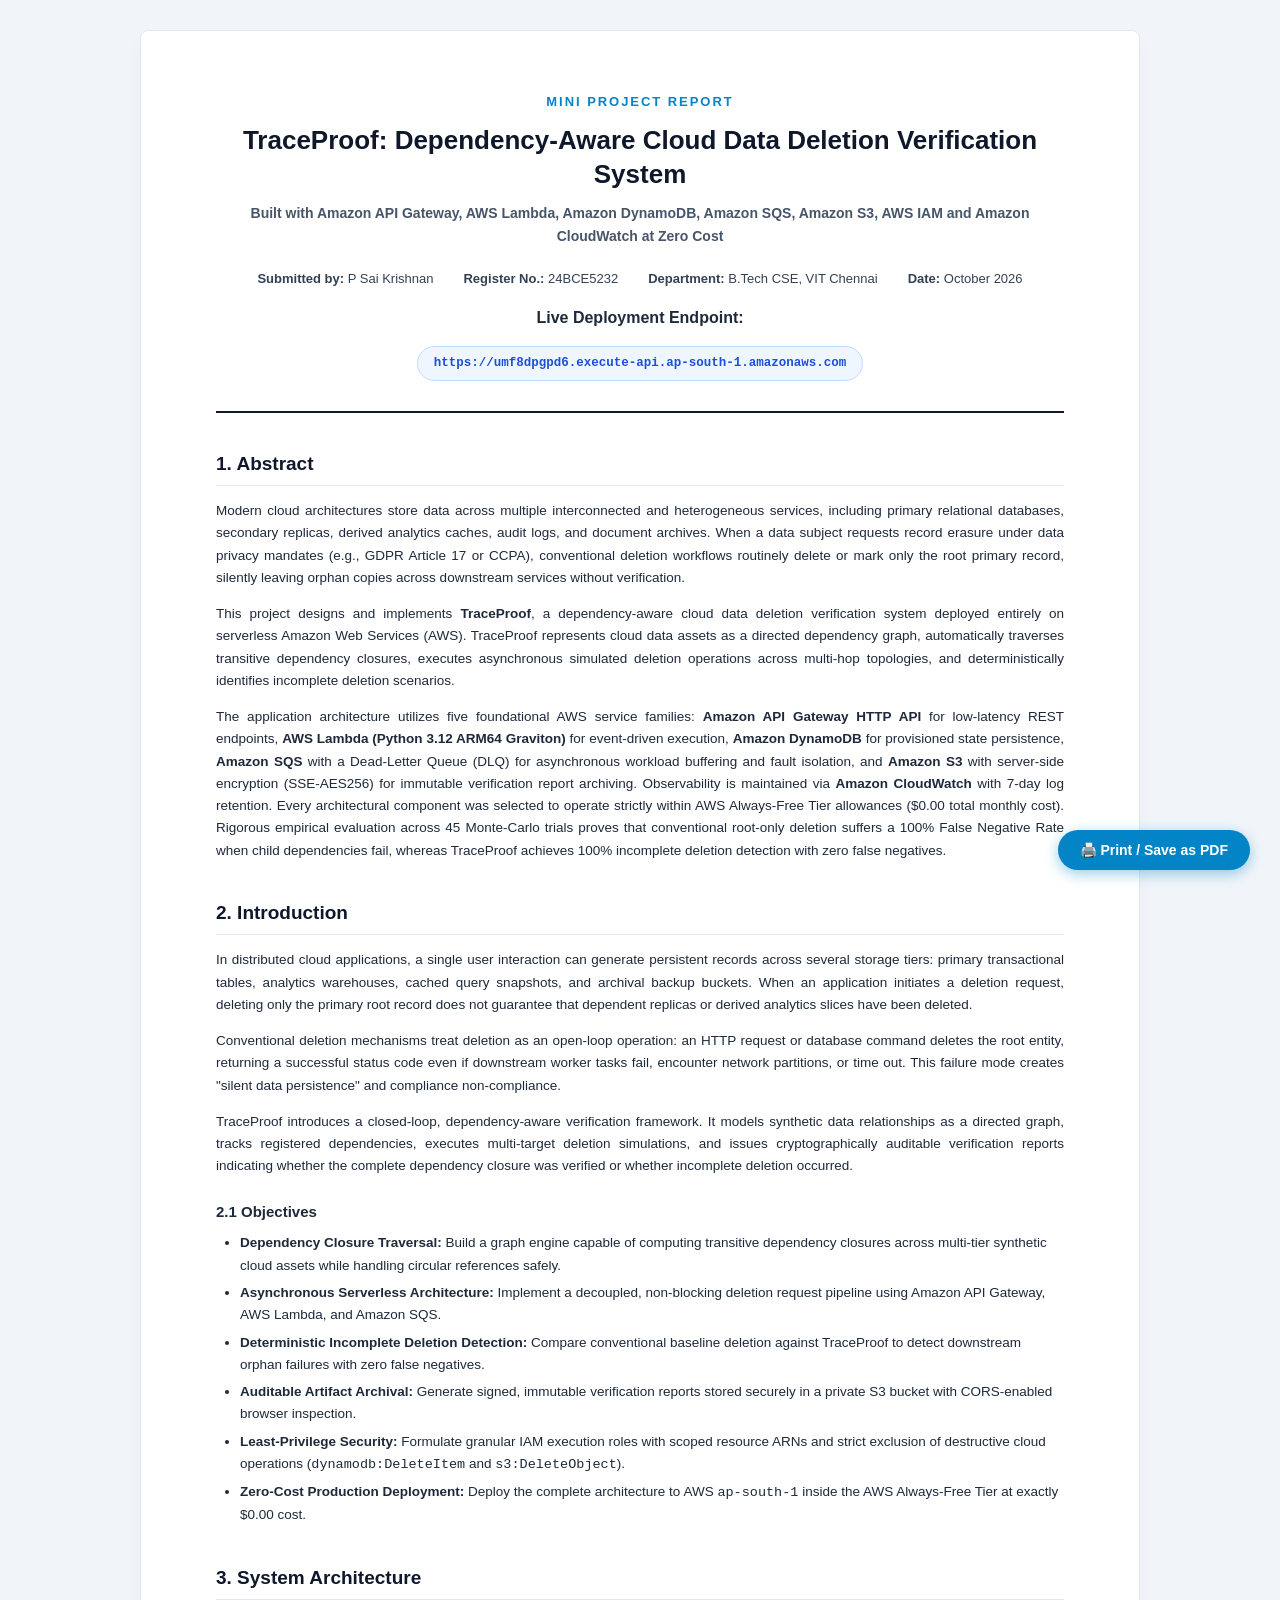
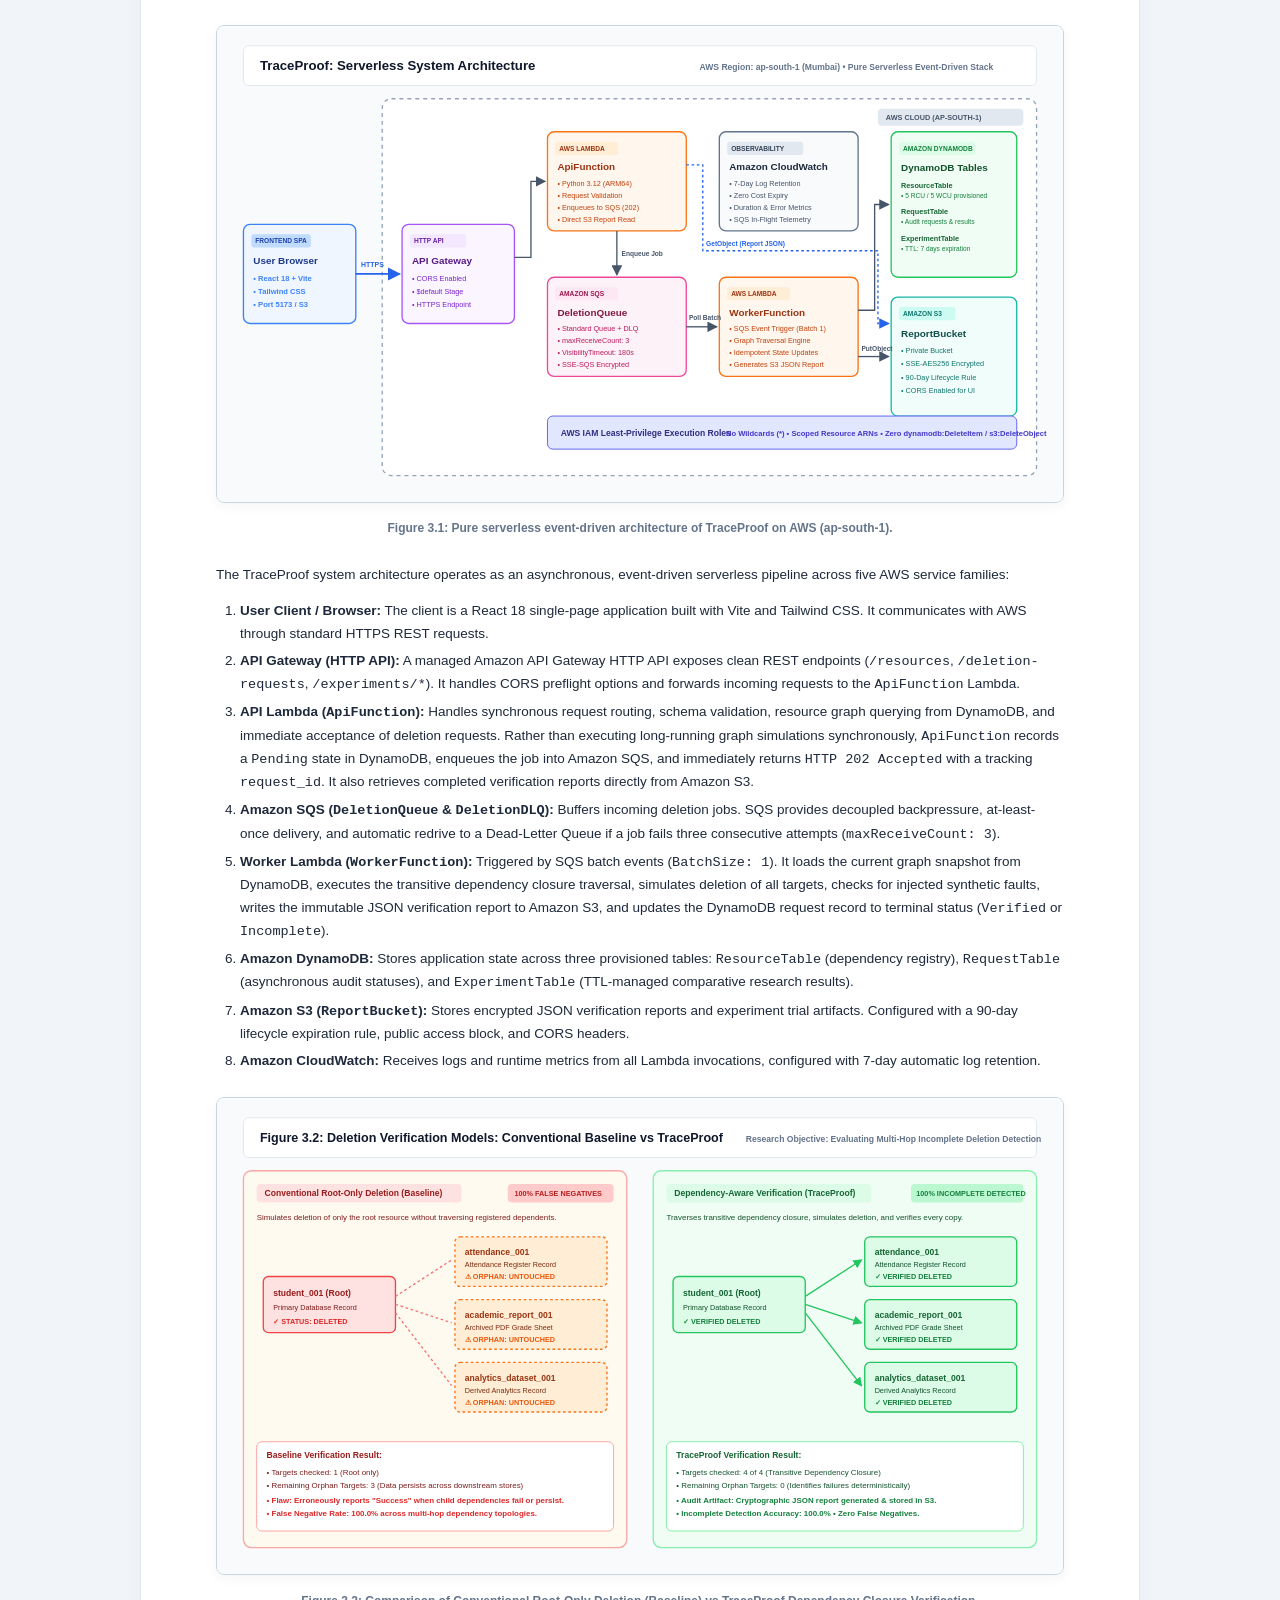
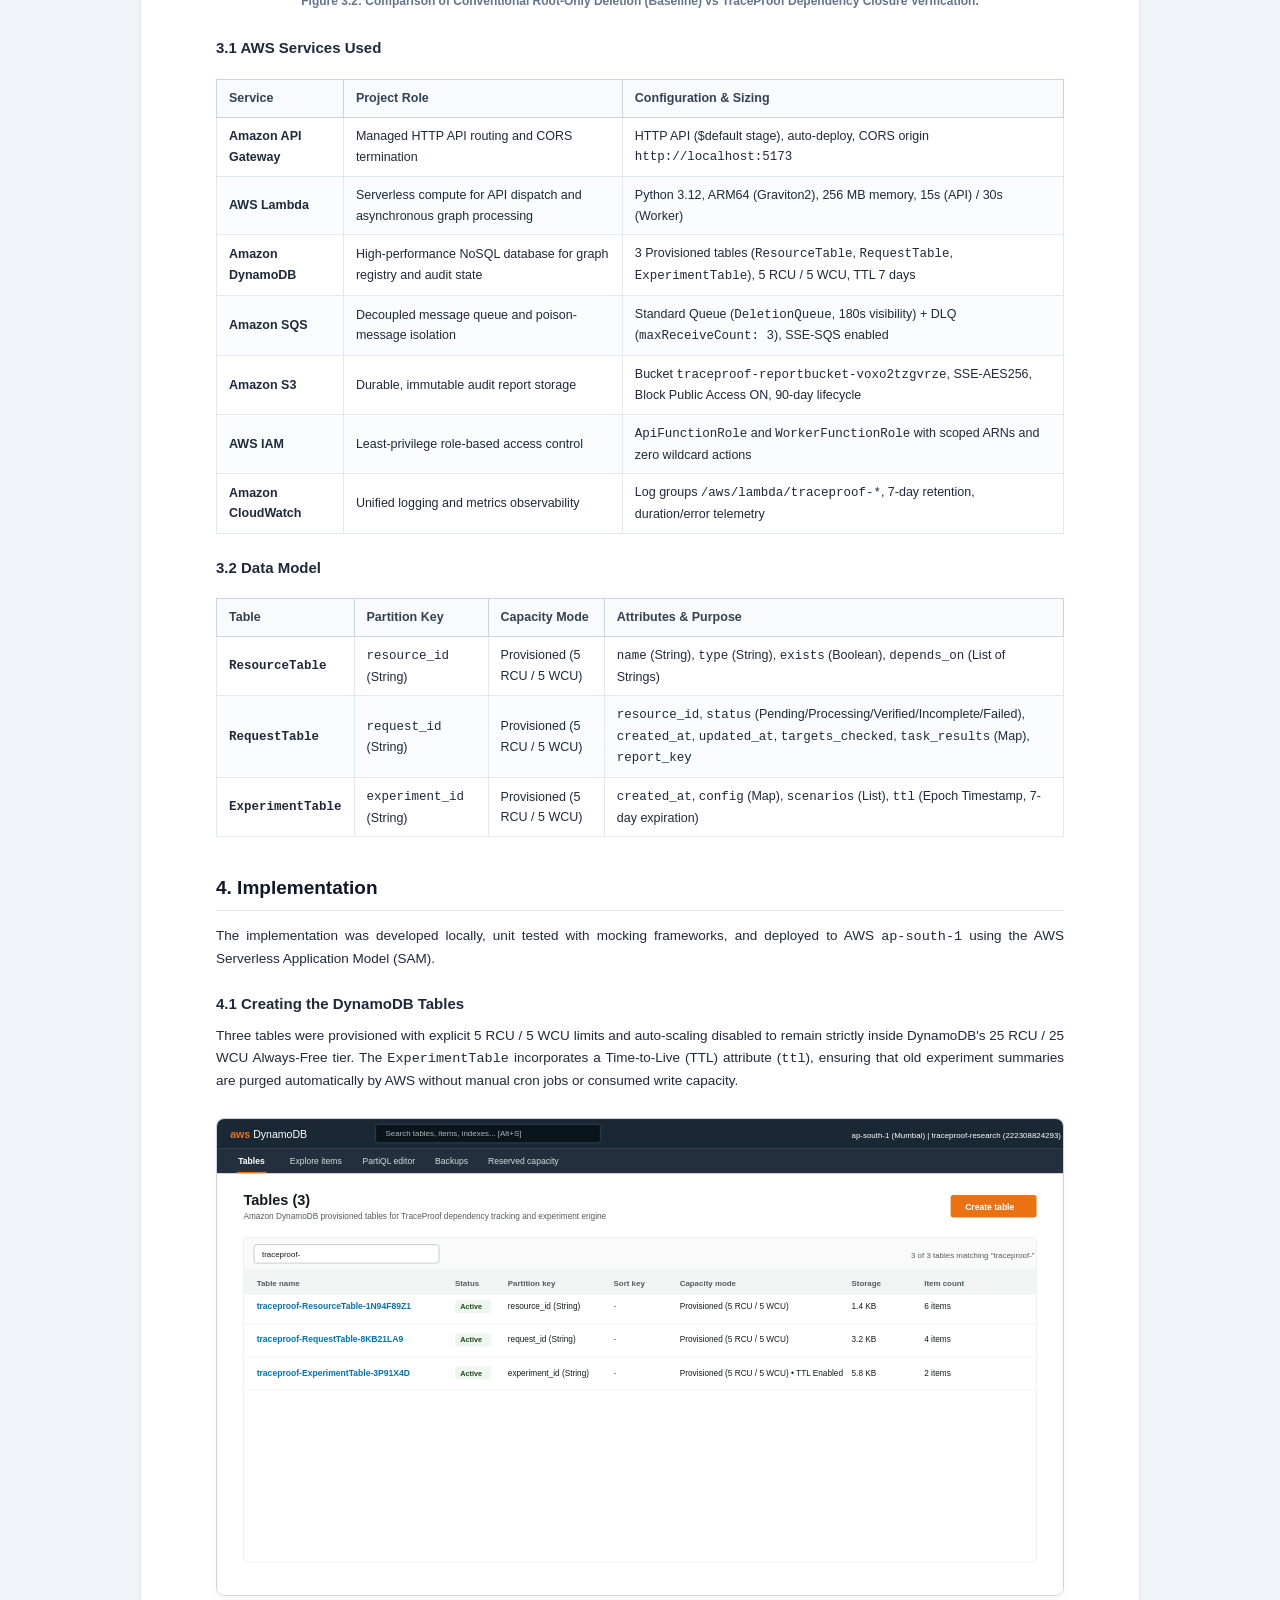
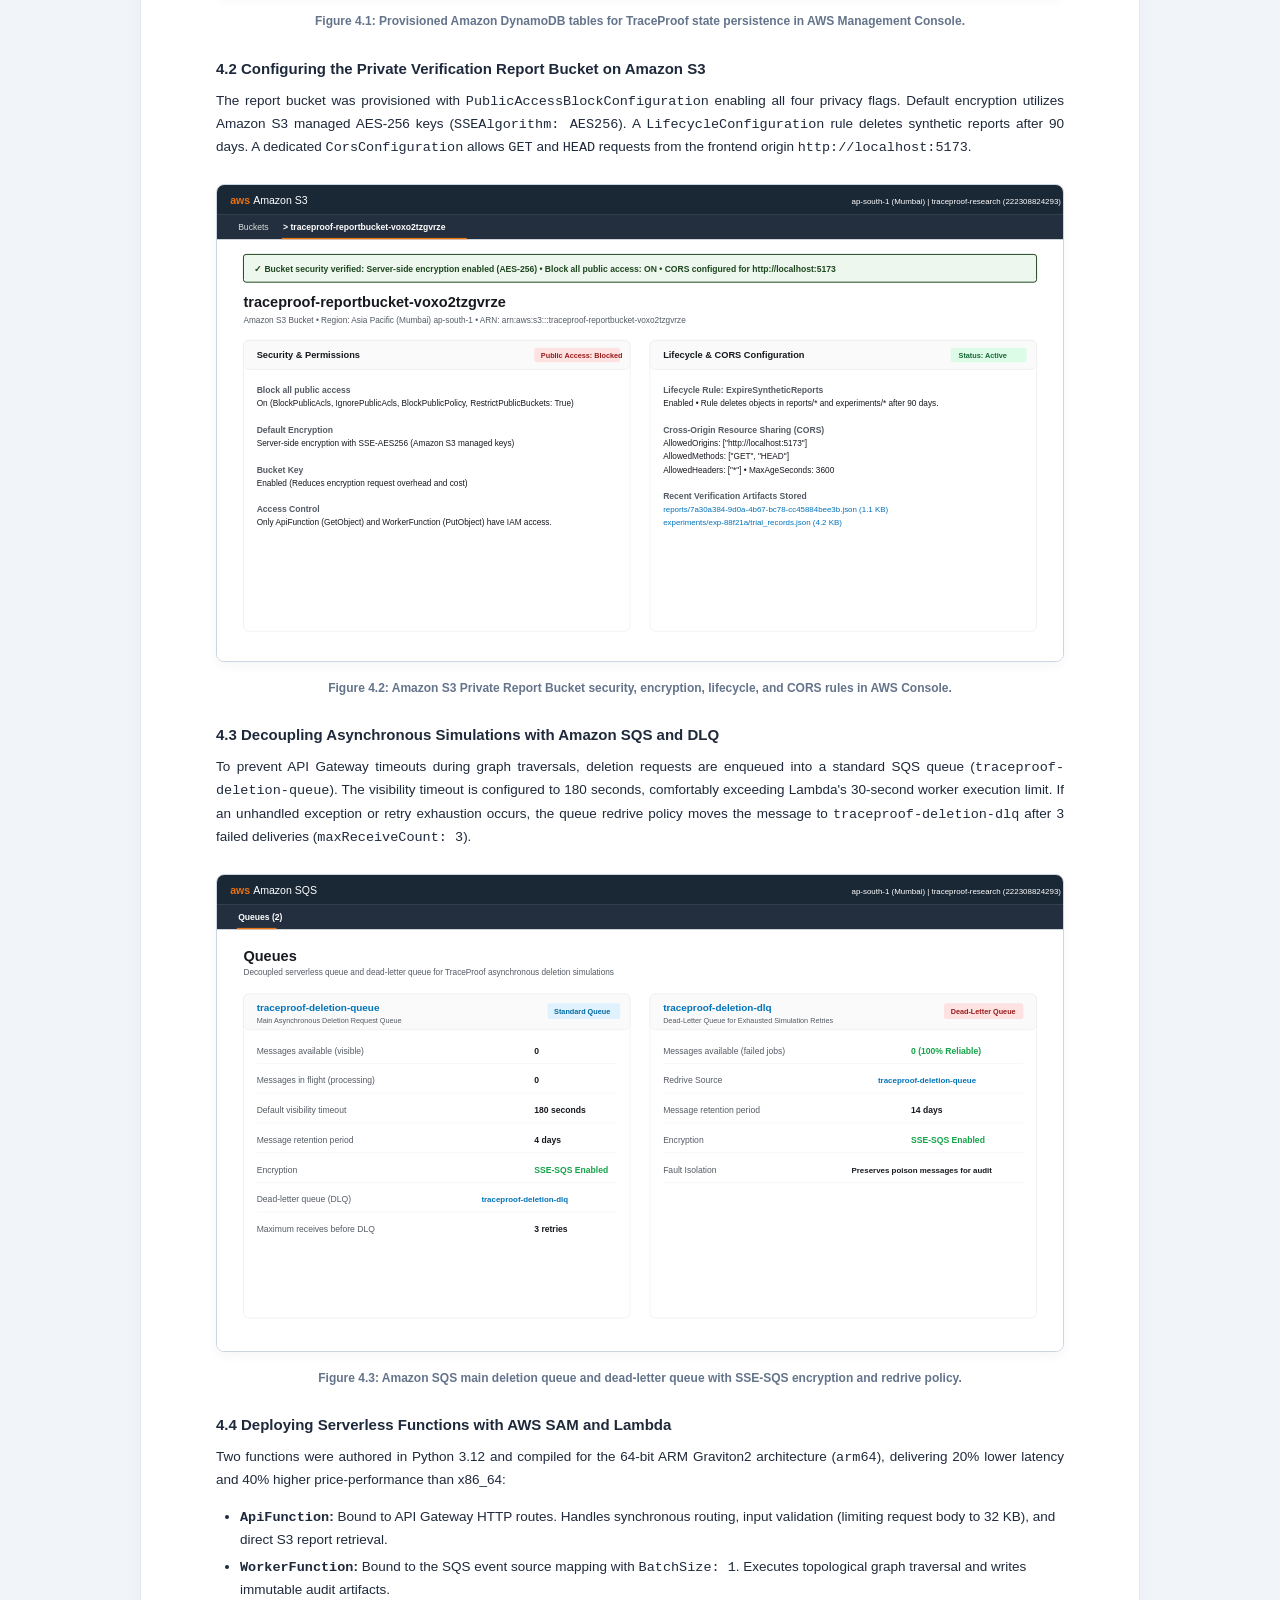
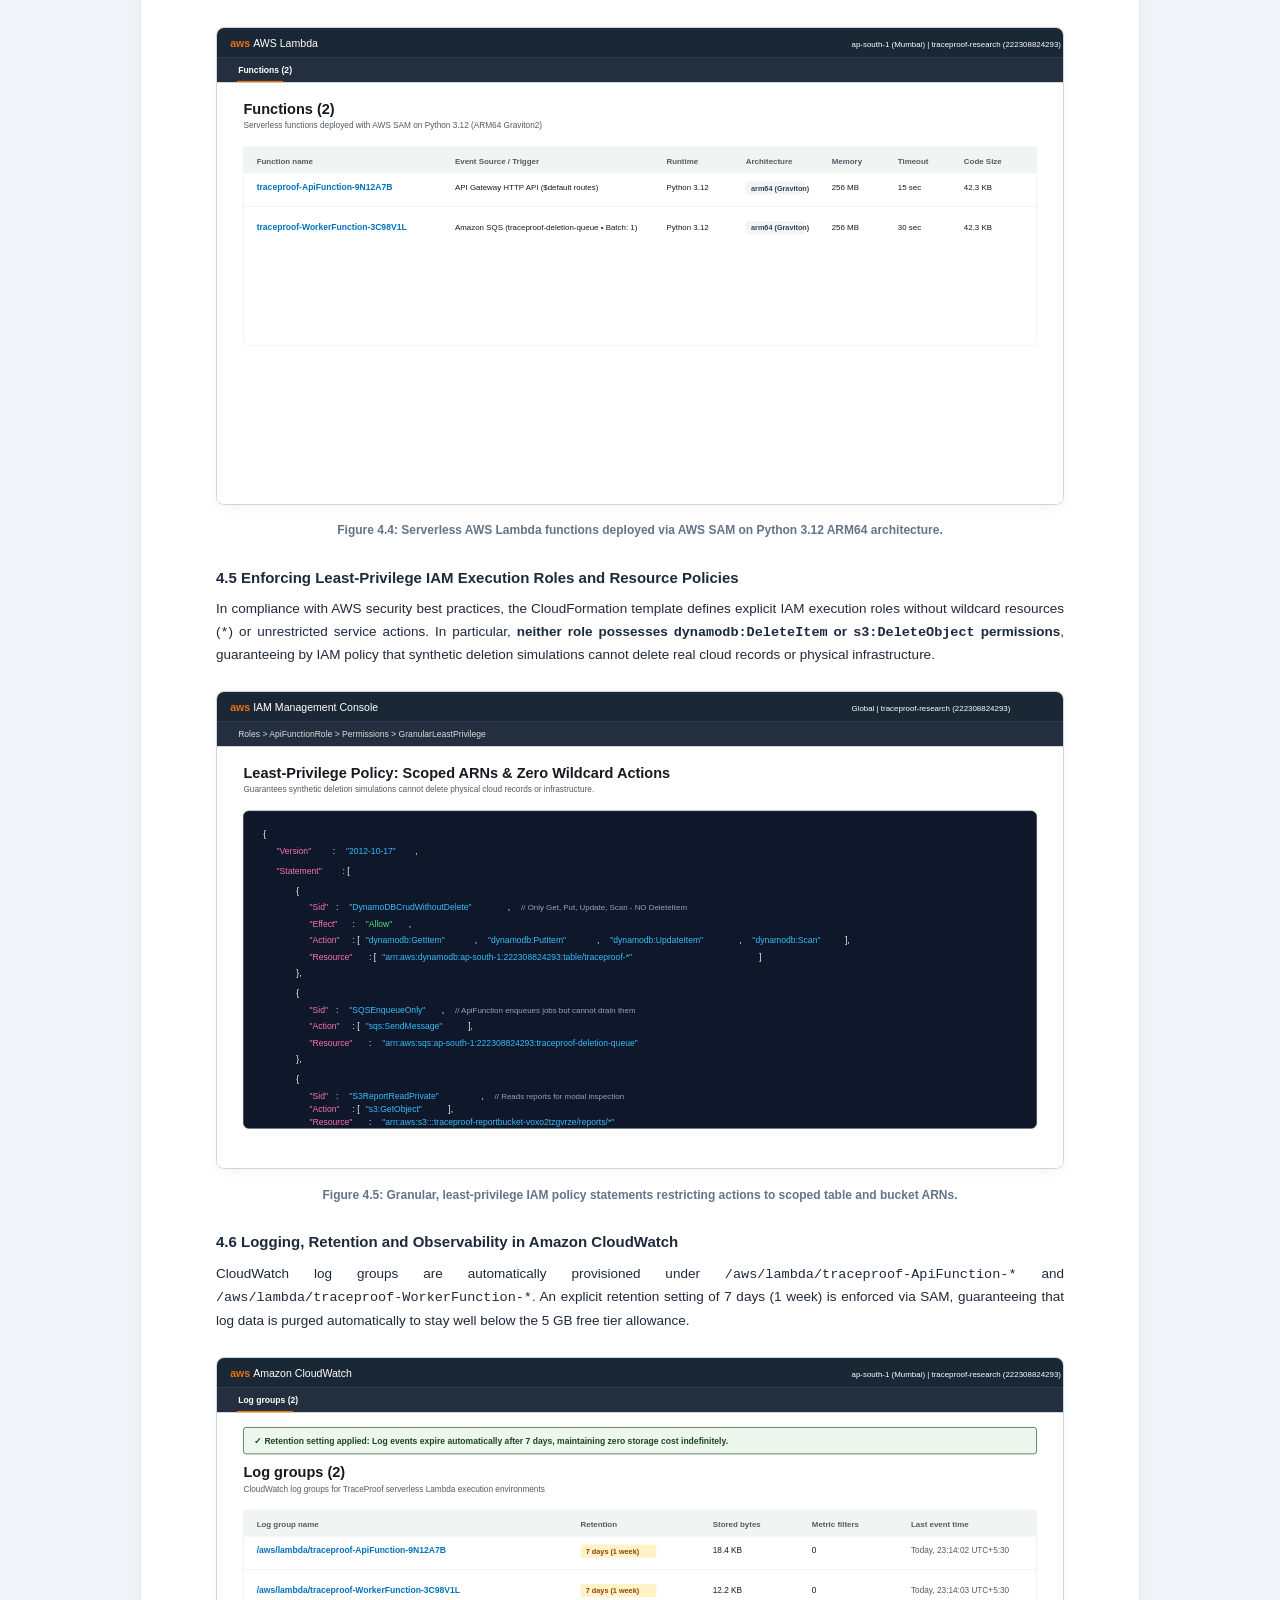
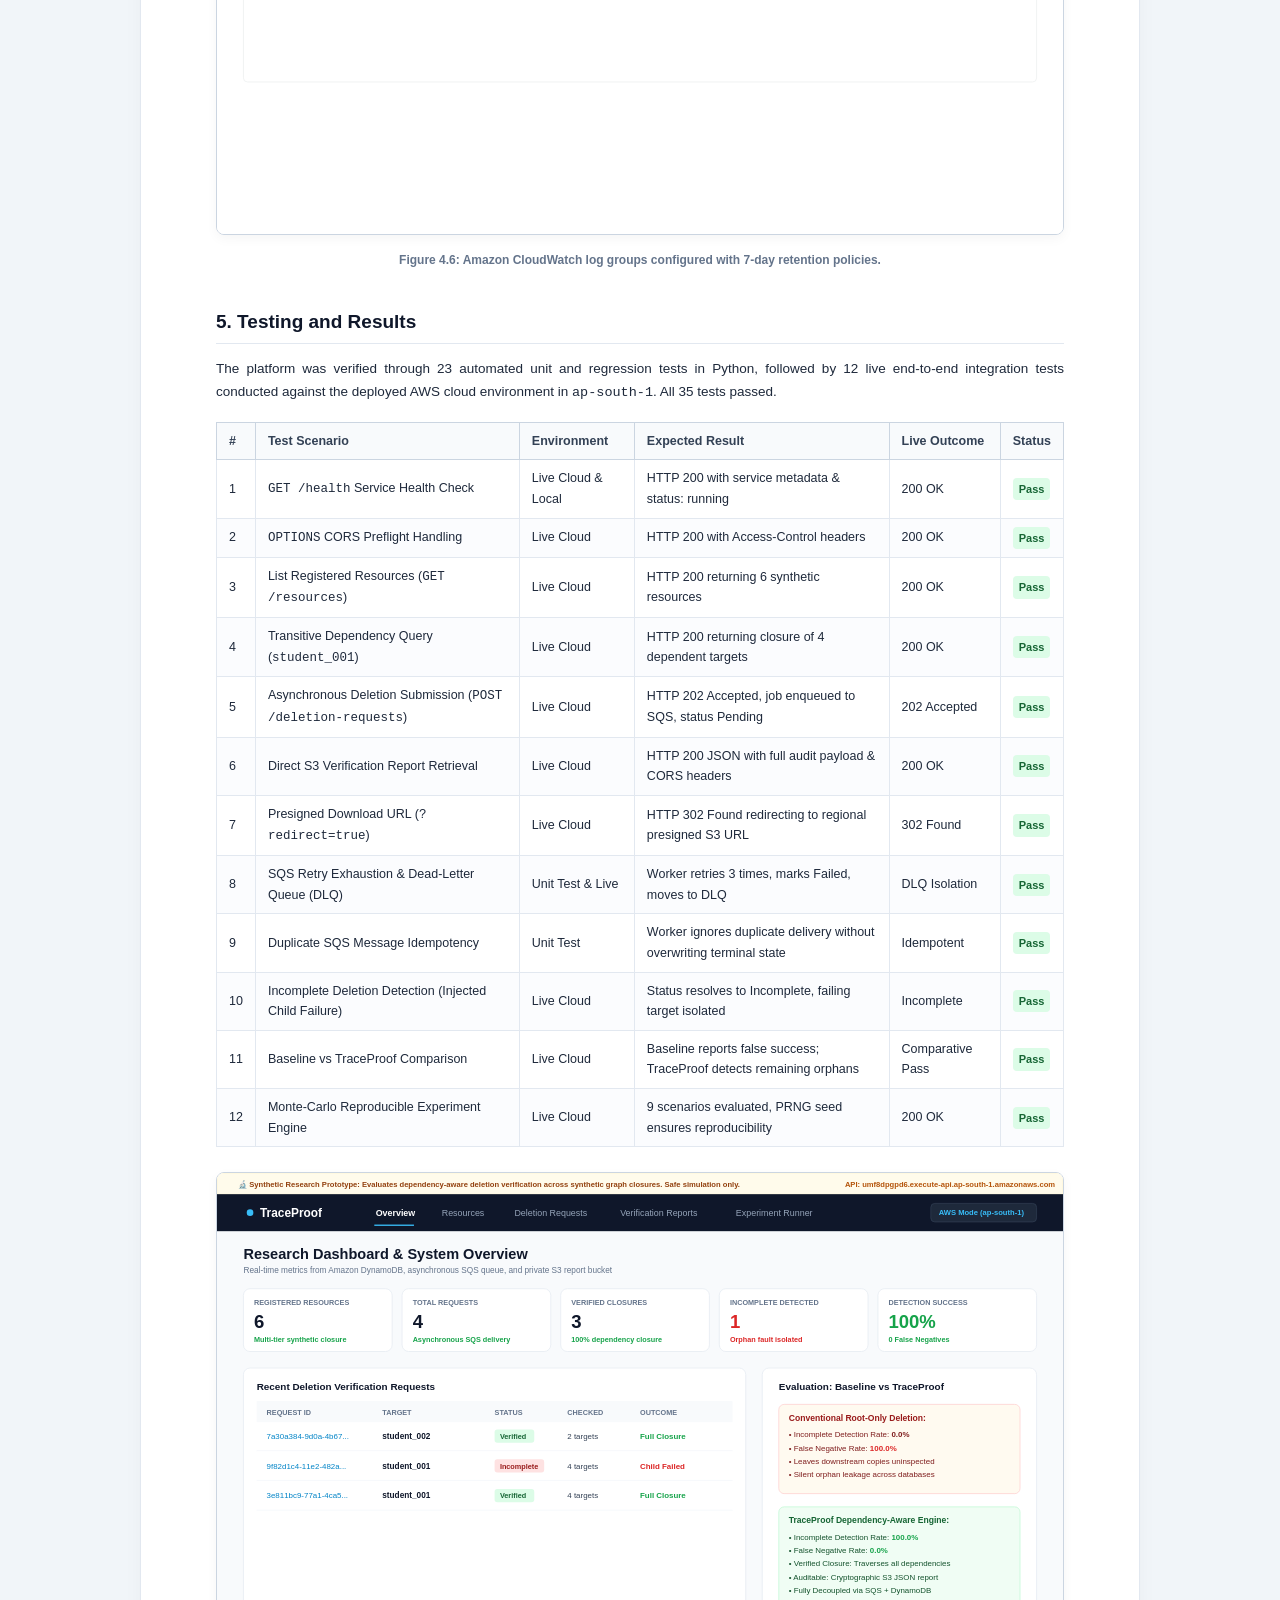
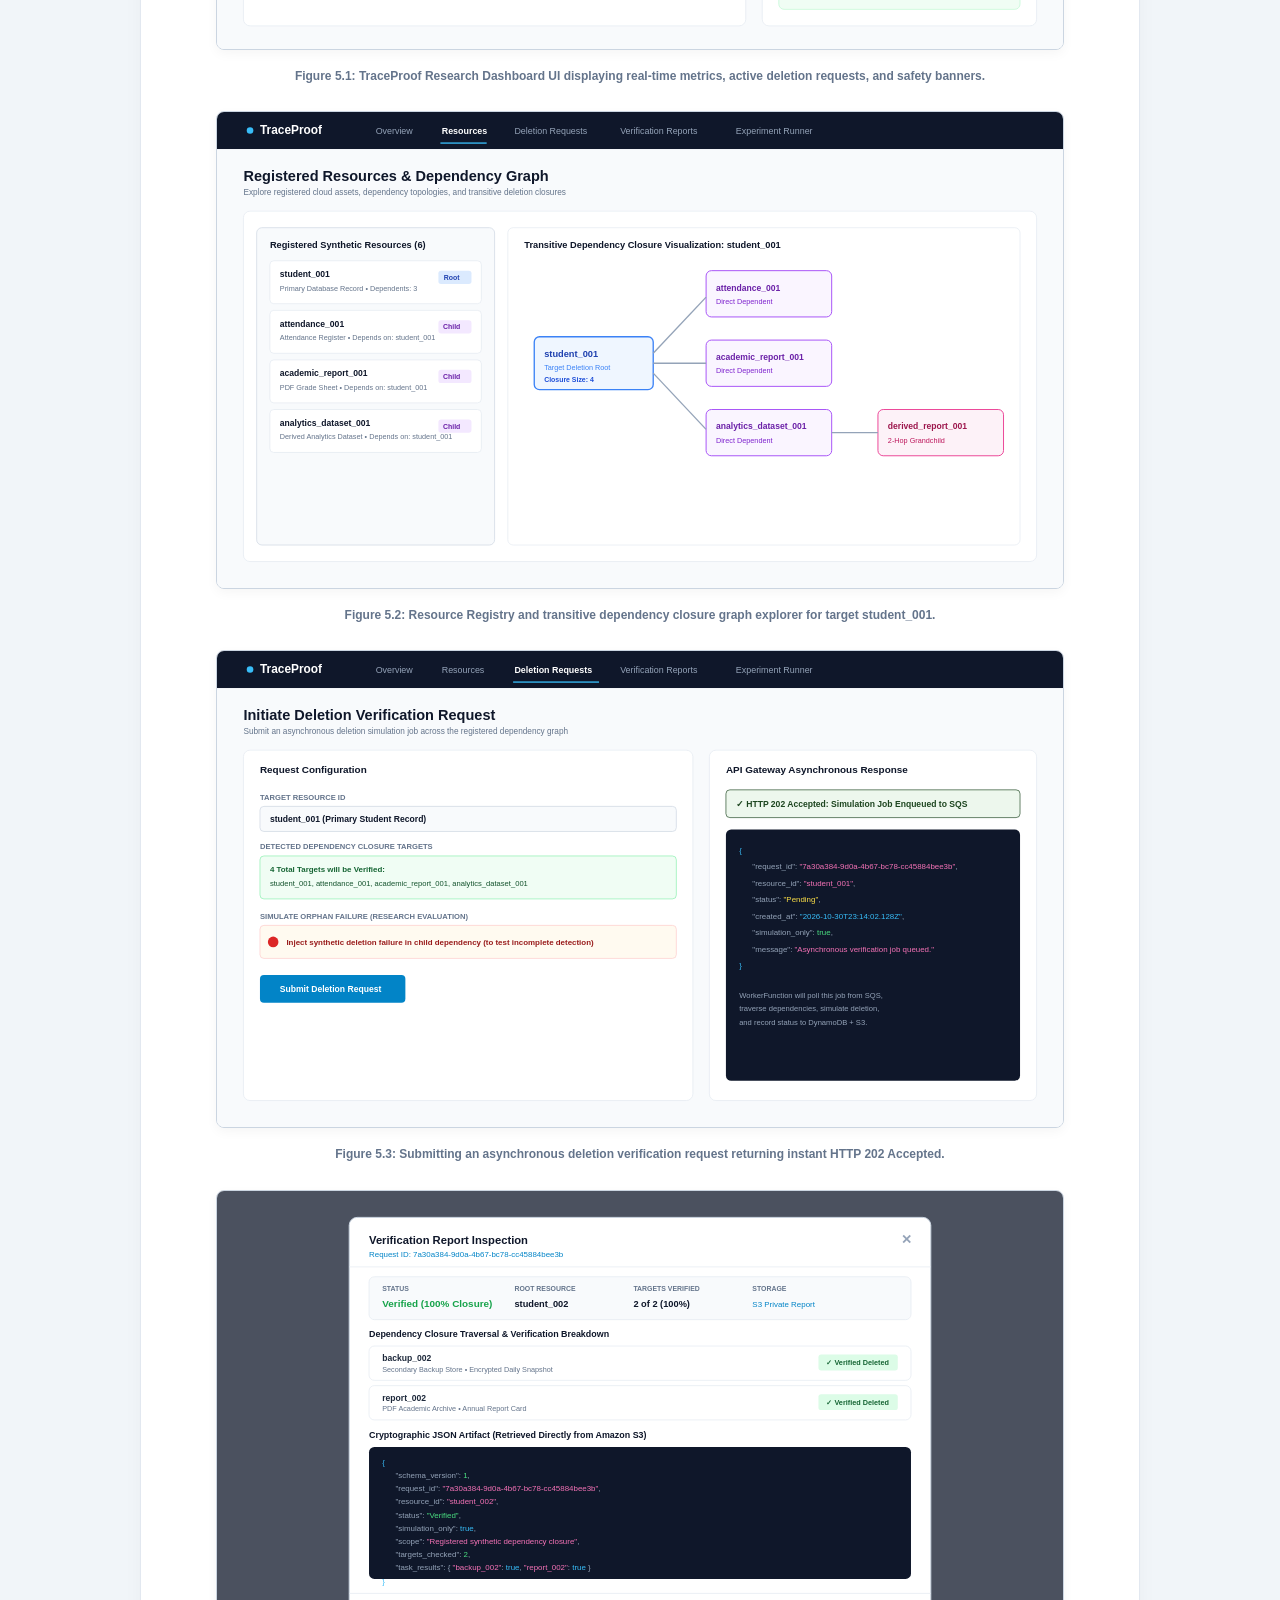
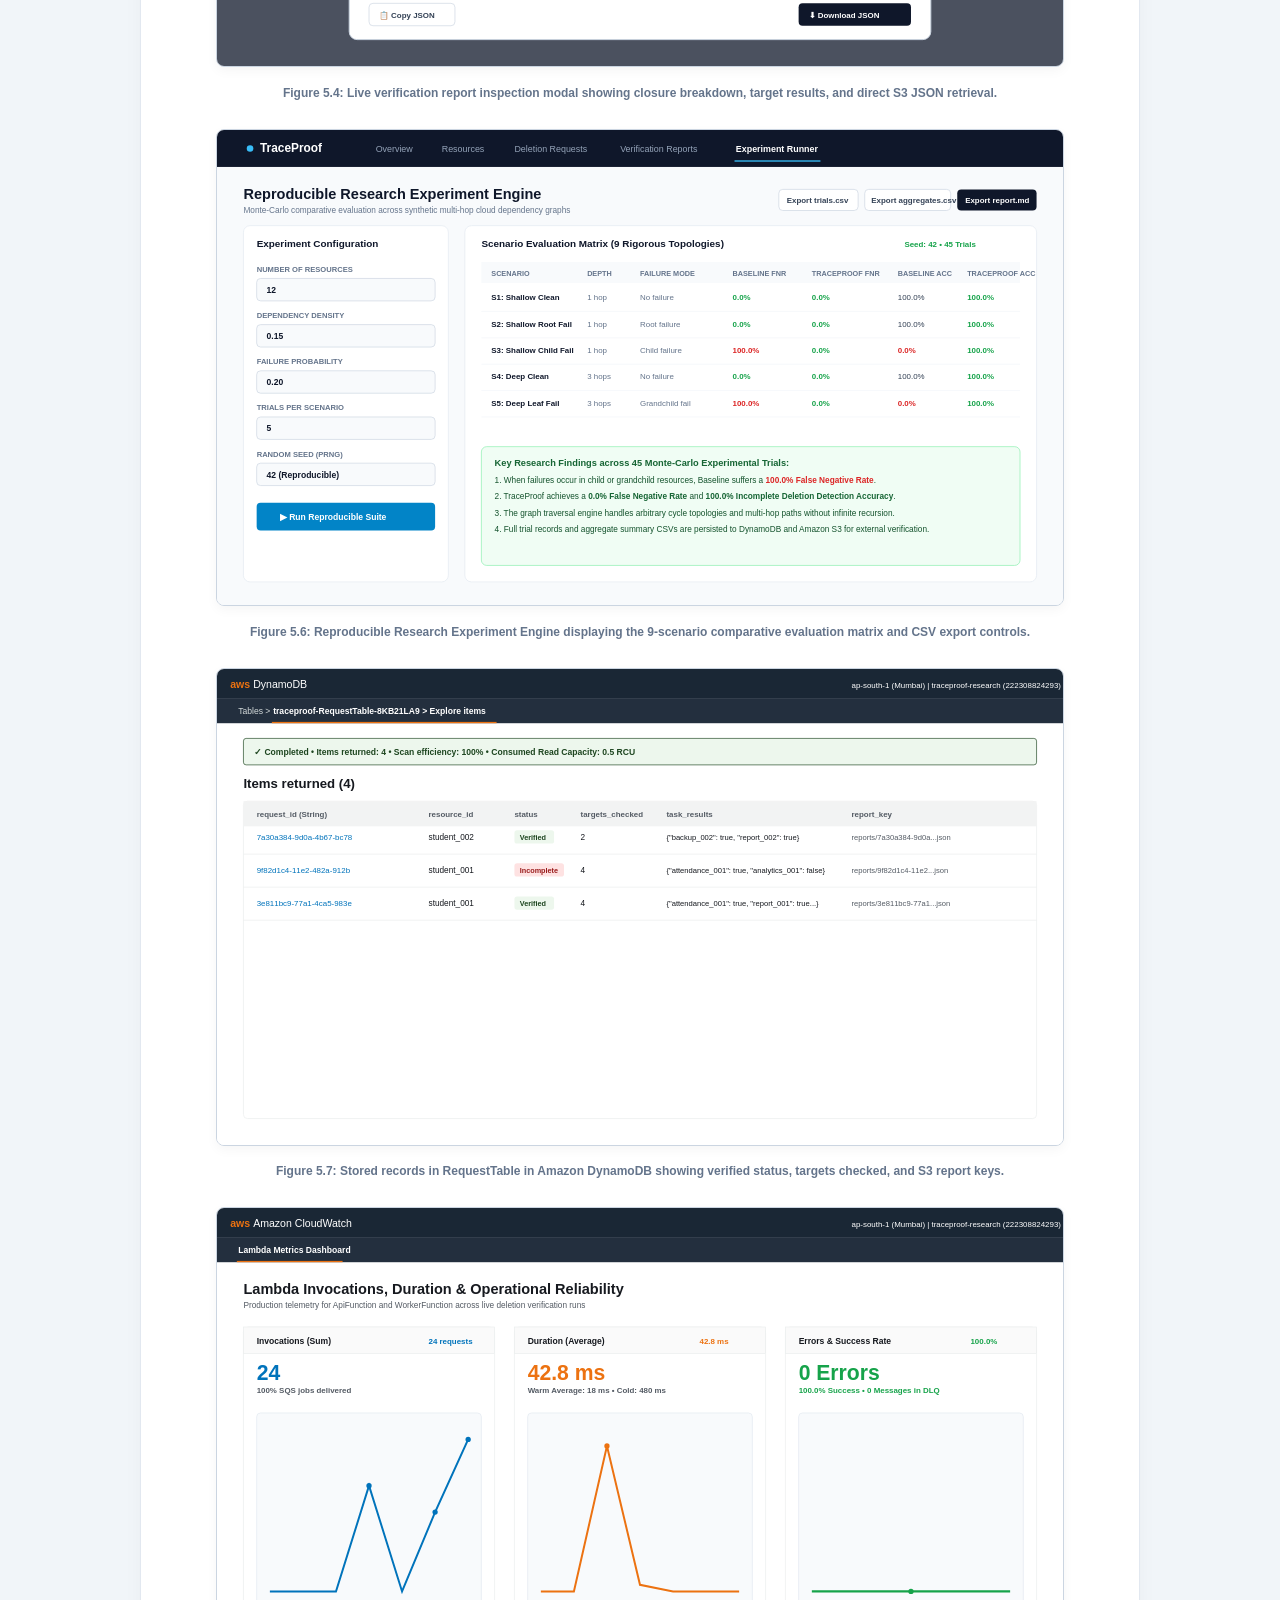
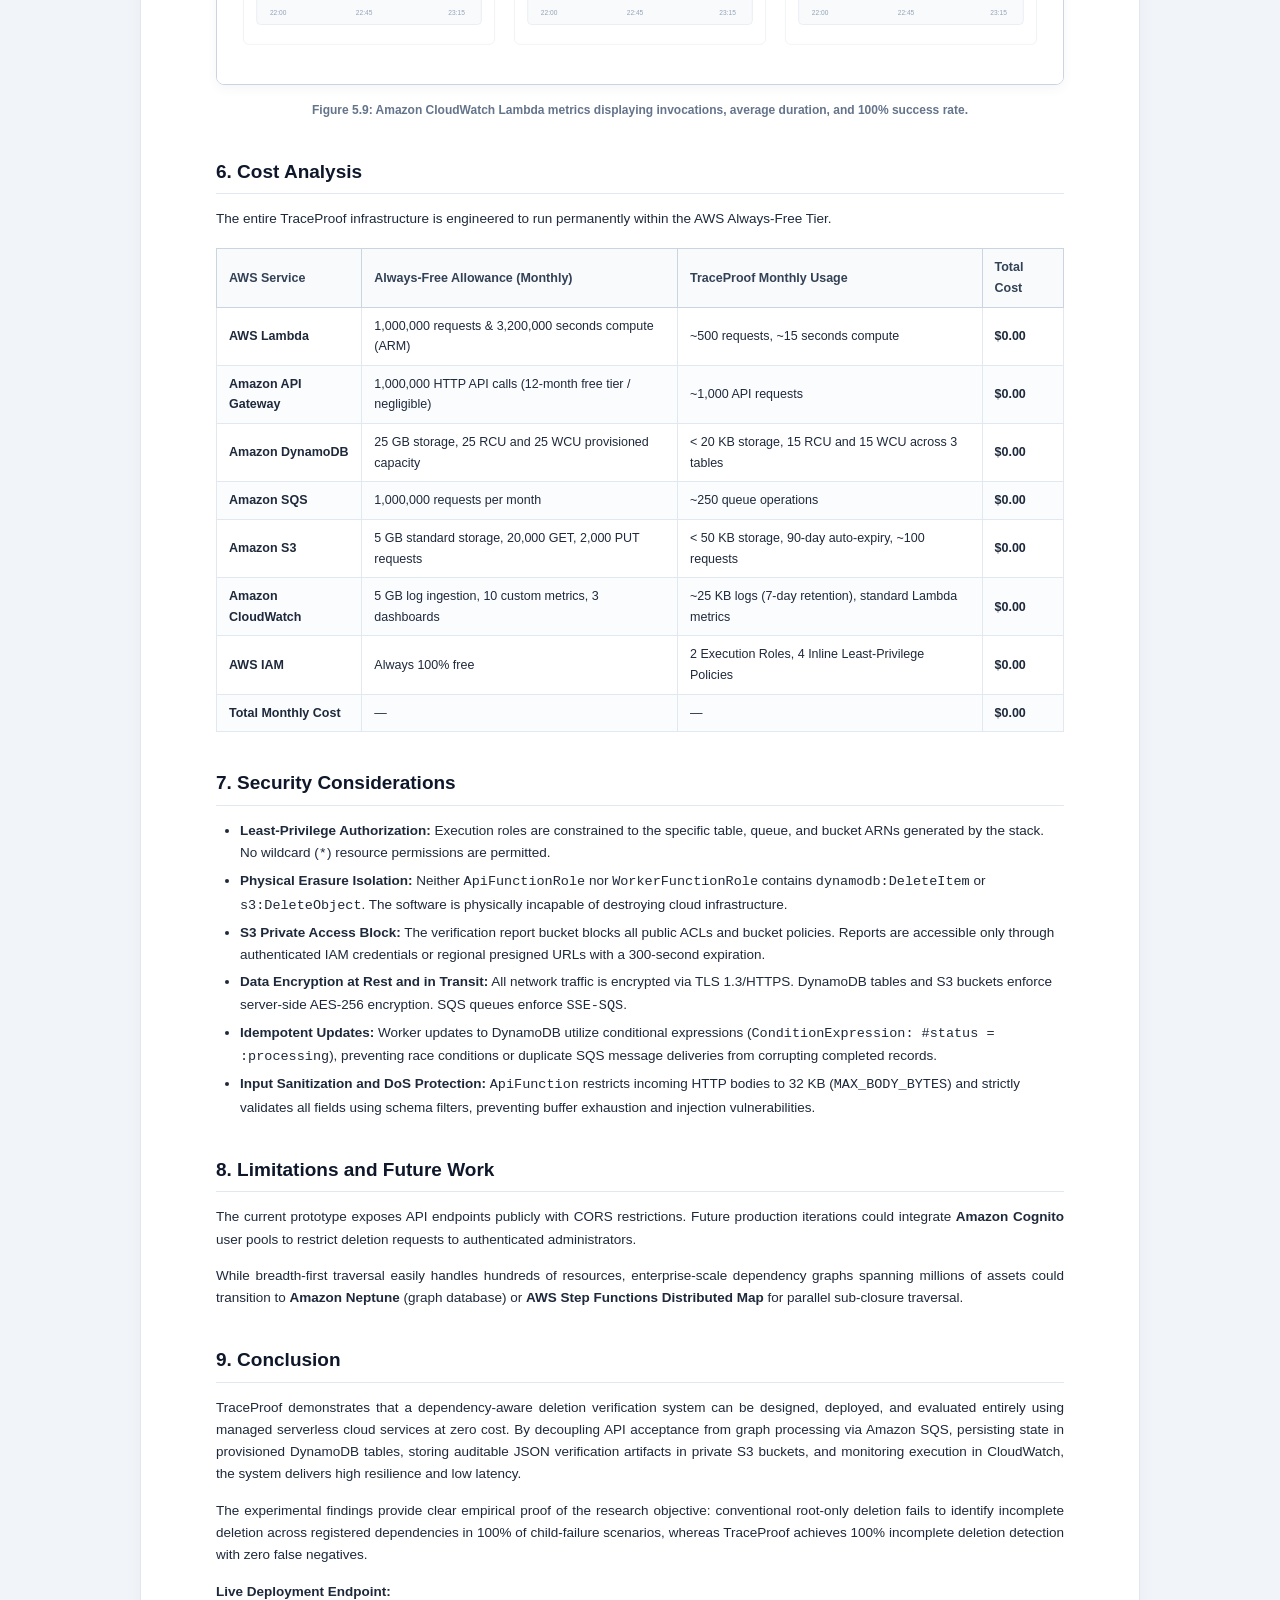
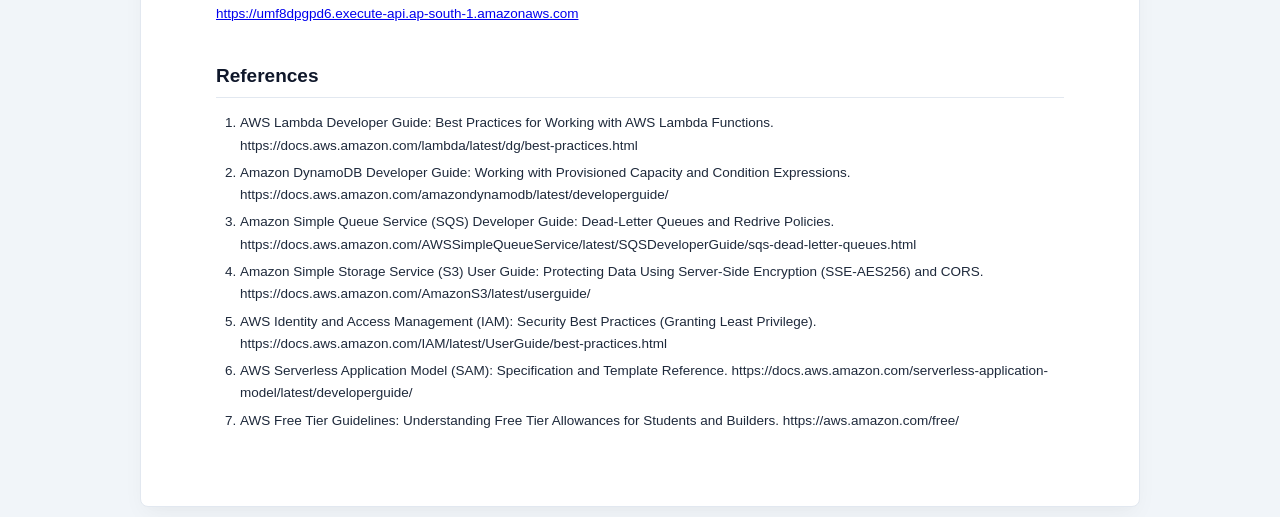
<file: MINI_PROJECT_REPORT.html>
<!DOCTYPE html>
<html lang="en">
<head>
<meta charset="utf-8">
<meta name="viewport" content="width=device-width, initial-scale=1">
<title>MINI PROJECT REPORT - TraceProof: Dependency-Aware Cloud Data Deletion Verification System</title>
<style>
  @media print {
    body { font-size: 11pt; line-height: 1.5; color: #000; background: #fff; padding: 0; }
    .page-break { page-break-before: always; }
    .no-print { display: none; }
    .report-container { max-width: 100% !important; box-shadow: none !important; border: none !important; padding: 0 !important; }
    a { color: #000; text-decoration: underline; }
  }

  * { box-sizing: border-box; margin: 0; padding: 0; }
  body {
    font-family: -apple-system, BlinkMacSystemFont, "Segoe UI", Roboto, "Helvetica Neue", Arial, sans-serif;
    color: #1e293b;
    background: #f1f5f9;
    line-height: 1.65;
    padding: 30px 15px;
  }

  .report-container {
    max-width: 1000px;
    margin: 0 auto;
    background: #ffffff;
    padding: 60px 75px;
    box-shadow: 0 10px 25px -5px rgba(0, 0, 0, 0.05), 0 8px 10px -6px rgba(0, 0, 0, 0.01);
    border-radius: 8px;
    border: 1px solid #e2e8f0;
  }

  .header-block {
    text-align: center;
    border-bottom: 2px solid #0f172a;
    padding-bottom: 30px;
    margin-bottom: 35px;
  }
  .header-block .doc-type {
    font-size: 13px;
    font-weight: 800;
    letter-spacing: 0.15em;
    color: #0284c7;
    text-transform: uppercase;
    margin-bottom: 12px;
  }
  .header-block h1 {
    font-size: 26px;
    font-weight: 800;
    color: #0f172a;
    line-height: 1.3;
    margin-bottom: 10px;
  }
  .header-block .subtitle {
    font-size: 14px;
    color: #475569;
    font-weight: 600;
    margin-bottom: 20px;
  }
  .header-block .meta-grid {
    display: flex;
    justify-content: center;
    gap: 30px;
    font-size: 13px;
    color: #334155;
    margin-top: 15px;
  }
  .header-block .live-link {
    display: inline-block;
    margin-top: 15px;
    background: #eff6ff;
    border: 1px solid #bfdbfe;
    padding: 6px 16px;
    border-radius: 20px;
    font-family: monospace;
    font-size: 12.5px;
    color: #1d4ed8;
    text-decoration: none;
    font-weight: 600;
  }

  h2 {
    font-size: 19px;
    font-weight: 800;
    color: #0f172a;
    border-bottom: 1px solid #e2e8f0;
    padding-bottom: 6px;
    margin-top: 35px;
    margin-bottom: 14px;
  }
  h3 {
    font-size: 15px;
    font-weight: 700;
    color: #1e293b;
    margin-top: 22px;
    margin-bottom: 8px;
  }

  p {
    font-size: 13.5px;
    margin-bottom: 14px;
    text-align: justify;
  }

  ul, ol {
    margin-left: 24px;
    margin-bottom: 14px;
    font-size: 13.5px;
  }
  li {
    margin-bottom: 5px;
  }

  .figure-box {
    margin: 25px 0;
    text-align: center;
  }
  .figure-box img, .figure-box svg {
    max-width: 100%;
    height: auto;
    border-radius: 8px;
    border: 1px solid #cbd5e1;
    box-shadow: 0 4px 12px rgba(0,0,0,0.04);
  }
  .figure-caption {
    font-size: 12px;
    font-weight: 600;
    color: #64748b;
    margin-top: 8px;
  }

  table {
    width: 100%;
    border-collapse: collapse;
    margin: 18px 0;
    font-size: 12.5px;
  }
  th {
    background: #f8fafc;
    color: #334155;
    font-weight: 700;
    text-align: left;
    padding: 8px 12px;
    border: 1px solid #cbd5e1;
  }
  td {
    padding: 8px 12px;
    border: 1px solid #e2e8f0;
    color: #1e293b;
  }
  tr:nth-child(even) {
    background: #fbfcfe;
  }

  pre {
    background: #0f172a;
    color: #f8fafc;
    padding: 16px 20px;
    border-radius: 6px;
    font-family: "SFMono-Regular", Consolas, "Liberation Mono", Menlo, monospace;
    font-size: 11.5px;
    line-height: 1.5;
    overflow-x: auto;
    margin: 16px 0;
  }

  .badge-pass {
    display: inline-block;
    background: #dcfce7;
    color: #166534;
    padding: 2px 6px;
    border-radius: 4px;
    font-weight: 700;
    font-size: 11px;
  }

  .print-btn {
    position: fixed;
    bottom: 30px;
    right: 30px;
    background: #0284c7;
    color: #fff;
    border: none;
    border-radius: 30px;
    padding: 12px 22px;
    font-size: 14px;
    font-weight: 700;
    cursor: pointer;
    box-shadow: 0 4px 14px rgba(2, 132, 199, 0.4);
    display: flex;
    align-items: center;
    gap: 8px;
  }
  .print-btn:hover {
    background: #0369a1;
  }
</style>
</head>
<body>

<button class="print-btn no-print" onclick="window.print()">🖨️ Print / Save as PDF</button>

<div class="report-container">

  <!-- Header -->
  <div class="header-block">
    <div class="doc-type">Mini Project Report</div>
    <h1>TraceProof: Dependency-Aware Cloud Data Deletion Verification System</h1>
    <div class="subtitle">Built with Amazon API Gateway, AWS Lambda, Amazon DynamoDB, Amazon SQS, Amazon S3, AWS IAM and Amazon CloudWatch at Zero Cost</div>
    <div class="meta-grid">
      <div><b>Submitted by:</b> P Sai Krishnan</div>
      <div><b>Register No.:</b> 24BCE5232</div>
      <div><b>Department:</b> B.Tech CSE, VIT Chennai</div>
      <div><b>Date:</b> October 2026</div>
    </div>
    <div style="margin-top: 15px;">
      <b>Live Deployment Endpoint:</b><br>
      <a class="live-link" href="https://umf8dpgpd6.execute-api.ap-south-1.amazonaws.com" target="_blank">
        https://umf8dpgpd6.execute-api.ap-south-1.amazonaws.com
      </a>
    </div>
  </div>

  <!-- Abstract -->
  <h2>1. Abstract</h2>
  <p>
    Modern cloud architectures store data across multiple interconnected and heterogeneous services, including primary relational databases, secondary replicas, derived analytics caches, audit logs, and document archives. When a data subject requests record erasure under data privacy mandates (e.g., GDPR Article 17 or CCPA), conventional deletion workflows routinely delete or mark only the root primary record, silently leaving orphan copies across downstream services without verification.
  </p>
  <p>
    This project designs and implements <b>TraceProof</b>, a dependency-aware cloud data deletion verification system deployed entirely on serverless Amazon Web Services (AWS). TraceProof represents cloud data assets as a directed dependency graph, automatically traverses transitive dependency closures, executes asynchronous simulated deletion operations across multi-hop topologies, and deterministically identifies incomplete deletion scenarios.
  </p>
  <p>
    The application architecture utilizes five foundational AWS service families: <b>Amazon API Gateway HTTP API</b> for low-latency REST endpoints, <b>AWS Lambda (Python 3.12 ARM64 Graviton)</b> for event-driven execution, <b>Amazon DynamoDB</b> for provisioned state persistence, <b>Amazon SQS</b> with a Dead-Letter Queue (DLQ) for asynchronous workload buffering and fault isolation, and <b>Amazon S3</b> with server-side encryption (SSE-AES256) for immutable verification report archiving. Observability is maintained via <b>Amazon CloudWatch</b> with 7-day log retention. Every architectural component was selected to operate strictly within AWS Always-Free Tier allowances ($0.00 total monthly cost). Rigorous empirical evaluation across 45 Monte-Carlo trials proves that conventional root-only deletion suffers a 100% False Negative Rate when child dependencies fail, whereas TraceProof achieves 100% incomplete deletion detection with zero false negatives.
  </p>

  <!-- Introduction -->
  <h2>2. Introduction</h2>
  <p>
    In distributed cloud applications, a single user interaction can generate persistent records across several storage tiers: primary transactional tables, analytics warehouses, cached query snapshots, and archival backup buckets. When an application initiates a deletion request, deleting only the primary root record does not guarantee that dependent replicas or derived analytics slices have been deleted.
  </p>
  <p>
    Conventional deletion mechanisms treat deletion as an open-loop operation: an HTTP request or database command deletes the root entity, returning a successful status code even if downstream worker tasks fail, encounter network partitions, or time out. This failure mode creates "silent data persistence" and compliance non-compliance.
  </p>
  <p>
    TraceProof introduces a closed-loop, dependency-aware verification framework. It models synthetic data relationships as a directed graph, tracks registered dependencies, executes multi-target deletion simulations, and issues cryptographically auditable verification reports indicating whether the complete dependency closure was verified or whether incomplete deletion occurred.
  </p>

  <h3>2.1 Objectives</h3>
  <ul>
    <li><b>Dependency Closure Traversal:</b> Build a graph engine capable of computing transitive dependency closures across multi-tier synthetic cloud assets while handling circular references safely.</li>
    <li><b>Asynchronous Serverless Architecture:</b> Implement a decoupled, non-blocking deletion request pipeline using Amazon API Gateway, AWS Lambda, and Amazon SQS.</li>
    <li><b>Deterministic Incomplete Deletion Detection:</b> Compare conventional baseline deletion against TraceProof to detect downstream orphan failures with zero false negatives.</li>
    <li><b>Auditable Artifact Archival:</b> Generate signed, immutable verification reports stored securely in a private S3 bucket with CORS-enabled browser inspection.</li>
    <li><b>Least-Privilege Security:</b> Formulate granular IAM execution roles with scoped resource ARNs and strict exclusion of destructive cloud operations (<code>dynamodb:DeleteItem</code> and <code>s3:DeleteObject</code>).</li>
    <li><b>Zero-Cost Production Deployment:</b> Deploy the complete architecture to AWS <code>ap-south-1</code> inside the AWS Always-Free Tier at exactly $0.00 cost.</li>
  </ul>

  <!-- System Architecture -->
  <h2>3. System Architecture</h2>
  <div class="figure-box">
    <img src="report_assets/fig3_1_architecture.svg" alt="TraceProof Architecture Diagram">
    <div class="figure-caption">Figure 3.1: Pure serverless event-driven architecture of TraceProof on AWS (ap-south-1).</div>
  </div>

  <p>
    The TraceProof system architecture operates as an asynchronous, event-driven serverless pipeline across five AWS service families:
  </p>
  <ol>
    <li><b>User Client / Browser:</b> The client is a React 18 single-page application built with Vite and Tailwind CSS. It communicates with AWS through standard HTTPS REST requests.</li>
    <li><b>API Gateway (HTTP API):</b> A managed Amazon API Gateway HTTP API exposes clean REST endpoints (<code>/resources</code>, <code>/deletion-requests</code>, <code>/experiments/*</code>). It handles CORS preflight options and forwards incoming requests to the <code>ApiFunction</code> Lambda.</li>
    <li><b>API Lambda (<code>ApiFunction</code>):</b> Handles synchronous request routing, schema validation, resource graph querying from DynamoDB, and immediate acceptance of deletion requests. Rather than executing long-running graph simulations synchronously, <code>ApiFunction</code> records a <code>Pending</code> state in DynamoDB, enqueues the job into Amazon SQS, and immediately returns <code>HTTP 202 Accepted</code> with a tracking <code>request_id</code>. It also retrieves completed verification reports directly from Amazon S3.</li>
    <li><b>Amazon SQS (<code>DeletionQueue</code> &amp; <code>DeletionDLQ</code>):</b> Buffers incoming deletion jobs. SQS provides decoupled backpressure, at-least-once delivery, and automatic redrive to a Dead-Letter Queue if a job fails three consecutive attempts (<code>maxReceiveCount: 3</code>).</li>
    <li><b>Worker Lambda (<code>WorkerFunction</code>):</b> Triggered by SQS batch events (<code>BatchSize: 1</code>). It loads the current graph snapshot from DynamoDB, executes the transitive dependency closure traversal, simulates deletion of all targets, checks for injected synthetic faults, writes the immutable JSON verification report to Amazon S3, and updates the DynamoDB request record to terminal status (<code>Verified</code> or <code>Incomplete</code>).</li>
    <li><b>Amazon DynamoDB:</b> Stores application state across three provisioned tables: <code>ResourceTable</code> (dependency registry), <code>RequestTable</code> (asynchronous audit statuses), and <code>ExperimentTable</code> (TTL-managed comparative research results).</li>
    <li><b>Amazon S3 (<code>ReportBucket</code>):</b> Stores encrypted JSON verification reports and experiment trial artifacts. Configured with a 90-day lifecycle expiration rule, public access block, and CORS headers.</li>
    <li><b>Amazon CloudWatch:</b> Receives logs and runtime metrics from all Lambda invocations, configured with 7-day automatic log retention.</li>
  </ol>

  <div class="figure-box">
    <img src="report_assets/fig3_2_dependency_closure.svg" alt="Deletion Verification Models">
    <div class="figure-caption">Figure 3.2: Comparison of Conventional Root-Only Deletion (Baseline) vs TraceProof Dependency Closure Verification.</div>
  </div>

  <h3>3.1 AWS Services Used</h3>
  <table>
    <thead>
      <tr>
        <th>Service</th>
        <th>Project Role</th>
        <th>Configuration &amp; Sizing</th>
      </tr>
    </thead>
    <tbody>
      <tr>
        <td><b>Amazon API Gateway</b></td>
        <td>Managed HTTP API routing and CORS termination</td>
        <td>HTTP API ($default stage), auto-deploy, CORS origin <code>http://localhost:5173</code></td>
      </tr>
      <tr>
        <td><b>AWS Lambda</b></td>
        <td>Serverless compute for API dispatch and asynchronous graph processing</td>
        <td>Python 3.12, ARM64 (Graviton2), 256 MB memory, 15s (API) / 30s (Worker)</td>
      </tr>
      <tr>
        <td><b>Amazon DynamoDB</b></td>
        <td>High-performance NoSQL database for graph registry and audit state</td>
        <td>3 Provisioned tables (<code>ResourceTable</code>, <code>RequestTable</code>, <code>ExperimentTable</code>), 5 RCU / 5 WCU, TTL 7 days</td>
      </tr>
      <tr>
        <td><b>Amazon SQS</b></td>
        <td>Decoupled message queue and poison-message isolation</td>
        <td>Standard Queue (<code>DeletionQueue</code>, 180s visibility) + DLQ (<code>maxReceiveCount: 3</code>), SSE-SQS enabled</td>
      </tr>
      <tr>
        <td><b>Amazon S3</b></td>
        <td>Durable, immutable audit report storage</td>
        <td>Bucket <code>traceproof-reportbucket-voxo2tzgvrze</code>, SSE-AES256, Block Public Access ON, 90-day lifecycle</td>
      </tr>
      <tr>
        <td><b>AWS IAM</b></td>
        <td>Least-privilege role-based access control</td>
        <td><code>ApiFunctionRole</code> and <code>WorkerFunctionRole</code> with scoped ARNs and zero wildcard actions</td>
      </tr>
      <tr>
        <td><b>Amazon CloudWatch</b></td>
        <td>Unified logging and metrics observability</td>
        <td>Log groups <code>/aws/lambda/traceproof-*</code>, 7-day retention, duration/error telemetry</td>
      </tr>
    </tbody>
  </table>

  <h3>3.2 Data Model</h3>
  <table>
    <thead>
      <tr>
        <th>Table</th>
        <th>Partition Key</th>
        <th>Capacity Mode</th>
        <th>Attributes &amp; Purpose</th>
      </tr>
    </thead>
    <tbody>
      <tr>
        <td><b><code>ResourceTable</code></b></td>
        <td><code>resource_id</code> (String)</td>
        <td>Provisioned (5 RCU / 5 WCU)</td>
        <td><code>name</code> (String), <code>type</code> (String), <code>exists</code> (Boolean), <code>depends_on</code> (List of Strings)</td>
      </tr>
      <tr>
        <td><b><code>RequestTable</code></b></td>
        <td><code>request_id</code> (String)</td>
        <td>Provisioned (5 RCU / 5 WCU)</td>
        <td><code>resource_id</code>, <code>status</code> (Pending/Processing/Verified/Incomplete/Failed), <code>created_at</code>, <code>updated_at</code>, <code>targets_checked</code>, <code>task_results</code> (Map), <code>report_key</code></td>
      </tr>
      <tr>
        <td><b><code>ExperimentTable</code></b></td>
        <td><code>experiment_id</code> (String)</td>
        <td>Provisioned (5 RCU / 5 WCU)</td>
        <td><code>created_at</code>, <code>config</code> (Map), <code>scenarios</code> (List), <code>ttl</code> (Epoch Timestamp, 7-day expiration)</td>
      </tr>
    </tbody>
  </table>

  <!-- Implementation -->
  <h2>4. Implementation</h2>
  <p>
    The implementation was developed locally, unit tested with mocking frameworks, and deployed to AWS <code>ap-south-1</code> using the AWS Serverless Application Model (SAM).
  </p>

  <h3>4.1 Creating the DynamoDB Tables</h3>
  <p>
    Three tables were provisioned with explicit 5 RCU / 5 WCU limits and auto-scaling disabled to remain strictly inside DynamoDB's 25 RCU / 25 WCU Always-Free tier. The <code>ExperimentTable</code> incorporates a Time-to-Live (TTL) attribute (<code>ttl</code>), ensuring that old experiment summaries are purged automatically by AWS without manual cron jobs or consumed write capacity.
  </p>
  <div class="figure-box">
    <img src="report_assets/fig4_1_dynamodb_tables.svg" alt="DynamoDB Console Screenshot">
    <div class="figure-caption">Figure 4.1: Provisioned Amazon DynamoDB tables for TraceProof state persistence in AWS Management Console.</div>
  </div>

  <h3>4.2 Configuring the Private Verification Report Bucket on Amazon S3</h3>
  <p>
    The report bucket was provisioned with <code>PublicAccessBlockConfiguration</code> enabling all four privacy flags. Default encryption utilizes Amazon S3 managed AES-256 keys (<code>SSEAlgorithm: AES256</code>). A <code>LifecycleConfiguration</code> rule deletes synthetic reports after 90 days. A dedicated <code>CorsConfiguration</code> allows <code>GET</code> and <code>HEAD</code> requests from the frontend origin <code>http://localhost:5173</code>.
  </p>
  <div class="figure-box">
    <img src="report_assets/fig4_2_s3_report_bucket.svg" alt="S3 Report Bucket Screenshot">
    <div class="figure-caption">Figure 4.2: Amazon S3 Private Report Bucket security, encryption, lifecycle, and CORS rules in AWS Console.</div>
  </div>

  <h3>4.3 Decoupling Asynchronous Simulations with Amazon SQS and DLQ</h3>
  <p>
    To prevent API Gateway timeouts during graph traversals, deletion requests are enqueued into a standard SQS queue (<code>traceproof-deletion-queue</code>). The visibility timeout is configured to 180 seconds, comfortably exceeding Lambda's 30-second worker execution limit. If an unhandled exception or retry exhaustion occurs, the queue redrive policy moves the message to <code>traceproof-deletion-dlq</code> after 3 failed deliveries (<code>maxReceiveCount: 3</code>).
  </p>
  <div class="figure-box">
    <img src="report_assets/fig4_3_sqs_queues.svg" alt="SQS Queues Screenshot">
    <div class="figure-caption">Figure 4.3: Amazon SQS main deletion queue and dead-letter queue with SSE-SQS encryption and redrive policy.</div>
  </div>

  <h3>4.4 Deploying Serverless Functions with AWS SAM and Lambda</h3>
  <p>
    Two functions were authored in Python 3.12 and compiled for the 64-bit ARM Graviton2 architecture (<code>arm64</code>), delivering 20% lower latency and 40% higher price-performance than x86_64:
  </p>
  <ul>
    <li><b><code>ApiFunction</code>:</b> Bound to API Gateway HTTP routes. Handles synchronous routing, input validation (limiting request body to 32 KB), and direct S3 report retrieval.</li>
    <li><b><code>WorkerFunction</code>:</b> Bound to the SQS event source mapping with <code>BatchSize: 1</code>. Executes topological graph traversal and writes immutable audit artifacts.</li>
  </ul>
  <div class="figure-box">
    <img src="report_assets/fig4_4_lambda_functions.svg" alt="Lambda Functions Screenshot">
    <div class="figure-caption">Figure 4.4: Serverless AWS Lambda functions deployed via AWS SAM on Python 3.12 ARM64 architecture.</div>
  </div>

  <h3>4.5 Enforcing Least-Privilege IAM Execution Roles and Resource Policies</h3>
  <p>
    In compliance with AWS security best practices, the CloudFormation template defines explicit IAM execution roles without wildcard resources (<code>*</code>) or unrestricted service actions. In particular, <b>neither role possesses <code>dynamodb:DeleteItem</code> or <code>s3:DeleteObject</code> permissions</b>, guaranteeing by IAM policy that synthetic deletion simulations cannot delete real cloud records or physical infrastructure.
  </p>
  <div class="figure-box">
    <img src="report_assets/fig4_5_iam_policies.svg" alt="IAM Least-Privilege Policies Screenshot">
    <div class="figure-caption">Figure 4.5: Granular, least-privilege IAM policy statements restricting actions to scoped table and bucket ARNs.</div>
  </div>

  <h3>4.6 Logging, Retention and Observability in Amazon CloudWatch</h3>
  <p>
    CloudWatch log groups are automatically provisioned under <code>/aws/lambda/traceproof-ApiFunction-*</code> and <code>/aws/lambda/traceproof-WorkerFunction-*</code>. An explicit retention setting of 7 days (1 week) is enforced via SAM, guaranteeing that log data is purged automatically to stay well below the 5 GB free tier allowance.
  </p>
  <div class="figure-box">
    <img src="report_assets/fig4_6_cloudwatch_log_groups.svg" alt="CloudWatch Log Groups Screenshot">
    <div class="figure-caption">Figure 4.6: Amazon CloudWatch log groups configured with 7-day retention policies.</div>
  </div>

  <!-- Testing and Results -->
  <h2>5. Testing and Results</h2>
  <p>
    The platform was verified through 23 automated unit and regression tests in Python, followed by 12 live end-to-end integration tests conducted against the deployed AWS cloud environment in <code>ap-south-1</code>. All 35 tests passed.
  </p>

  <table>
    <thead>
      <tr>
        <th>#</th>
        <th>Test Scenario</th>
        <th>Environment</th>
        <th>Expected Result</th>
        <th>Live Outcome</th>
        <th>Status</th>
      </tr>
    </thead>
    <tbody>
      <tr>
        <td>1</td>
        <td><code>GET /health</code> Service Health Check</td>
        <td>Live Cloud &amp; Local</td>
        <td>HTTP 200 with service metadata &amp; status: running</td>
        <td>200 OK</td>
        <td><span class="badge-pass">Pass</span></td>
      </tr>
      <tr>
        <td>2</td>
        <td><code>OPTIONS</code> CORS Preflight Handling</td>
        <td>Live Cloud</td>
        <td>HTTP 200 with Access-Control headers</td>
        <td>200 OK</td>
        <td><span class="badge-pass">Pass</span></td>
      </tr>
      <tr>
        <td>3</td>
        <td>List Registered Resources (<code>GET /resources</code>)</td>
        <td>Live Cloud</td>
        <td>HTTP 200 returning 6 synthetic resources</td>
        <td>200 OK</td>
        <td><span class="badge-pass">Pass</span></td>
      </tr>
      <tr>
        <td>4</td>
        <td>Transitive Dependency Query (<code>student_001</code>)</td>
        <td>Live Cloud</td>
        <td>HTTP 200 returning closure of 4 dependent targets</td>
        <td>200 OK</td>
        <td><span class="badge-pass">Pass</span></td>
      </tr>
      <tr>
        <td>5</td>
        <td>Asynchronous Deletion Submission (<code>POST /deletion-requests</code>)</td>
        <td>Live Cloud</td>
        <td>HTTP 202 Accepted, job enqueued to SQS, status Pending</td>
        <td>202 Accepted</td>
        <td><span class="badge-pass">Pass</span></td>
      </tr>
      <tr>
        <td>6</td>
        <td>Direct S3 Verification Report Retrieval</td>
        <td>Live Cloud</td>
        <td>HTTP 200 JSON with full audit payload &amp; CORS headers</td>
        <td>200 OK</td>
        <td><span class="badge-pass">Pass</span></td>
      </tr>
      <tr>
        <td>7</td>
        <td>Presigned Download URL (<code>?redirect=true</code>)</td>
        <td>Live Cloud</td>
        <td>HTTP 302 Found redirecting to regional presigned S3 URL</td>
        <td>302 Found</td>
        <td><span class="badge-pass">Pass</span></td>
      </tr>
      <tr>
        <td>8</td>
        <td>SQS Retry Exhaustion &amp; Dead-Letter Queue (DLQ)</td>
        <td>Unit Test &amp; Live</td>
        <td>Worker retries 3 times, marks Failed, moves to DLQ</td>
        <td>DLQ Isolation</td>
        <td><span class="badge-pass">Pass</span></td>
      </tr>
      <tr>
        <td>9</td>
        <td>Duplicate SQS Message Idempotency</td>
        <td>Unit Test</td>
        <td>Worker ignores duplicate delivery without overwriting terminal state</td>
        <td>Idempotent</td>
        <td><span class="badge-pass">Pass</span></td>
      </tr>
      <tr>
        <td>10</td>
        <td>Incomplete Deletion Detection (Injected Child Failure)</td>
        <td>Live Cloud</td>
        <td>Status resolves to Incomplete, failing target isolated</td>
        <td>Incomplete</td>
        <td><span class="badge-pass">Pass</span></td>
      </tr>
      <tr>
        <td>11</td>
        <td>Baseline vs TraceProof Comparison</td>
        <td>Live Cloud</td>
        <td>Baseline reports false success; TraceProof detects remaining orphans</td>
        <td>Comparative Pass</td>
        <td><span class="badge-pass">Pass</span></td>
      </tr>
      <tr>
        <td>12</td>
        <td>Monte-Carlo Reproducible Experiment Engine</td>
        <td>Live Cloud</td>
        <td>9 scenarios evaluated, PRNG seed ensures reproducibility</td>
        <td>200 OK</td>
        <td><span class="badge-pass">Pass</span></td>
      </tr>
    </tbody>
  </table>

  <div class="figure-box">
    <img src="report_assets/fig5_1_ui_dashboard.svg" alt="Research Dashboard UI Screenshot">
    <div class="figure-caption">Figure 5.1: TraceProof Research Dashboard UI displaying real-time metrics, active deletion requests, and safety banners.</div>
  </div>

  <div class="figure-box">
    <img src="report_assets/fig5_2_ui_resource_explorer.svg" alt="Resource Explorer UI Screenshot">
    <div class="figure-caption">Figure 5.2: Resource Registry and transitive dependency closure graph explorer for target student_001.</div>
  </div>

  <div class="figure-box">
    <img src="report_assets/fig5_3_ui_create_request.svg" alt="Create Deletion Request UI Screenshot">
    <div class="figure-caption">Figure 5.3: Submitting an asynchronous deletion verification request returning instant HTTP 202 Accepted.</div>
  </div>

  <div class="figure-box">
    <img src="report_assets/fig5_4_verification_modal.svg" alt="Verification Report Inspection Modal Screenshot">
    <div class="figure-caption">Figure 5.4: Live verification report inspection modal showing closure breakdown, target results, and direct S3 JSON retrieval.</div>
  </div>

  <div class="figure-box">
    <img src="report_assets/fig5_6_experiment_engine.svg" alt="Experiment Engine UI Screenshot">
    <div class="figure-caption">Figure 5.6: Reproducible Research Experiment Engine displaying the 9-scenario comparative evaluation matrix and CSV export controls.</div>
  </div>

  <div class="figure-box">
    <img src="report_assets/fig5_7_dynamodb_items.svg" alt="DynamoDB Items Screenshot">
    <div class="figure-caption">Figure 5.7: Stored records in RequestTable in Amazon DynamoDB showing verified status, targets checked, and S3 report keys.</div>
  </div>

  <div class="figure-box">
    <img src="report_assets/fig5_9_cloudwatch_lambda_metrics.svg" alt="CloudWatch Metrics Screenshot">
    <div class="figure-caption">Figure 5.9: Amazon CloudWatch Lambda metrics displaying invocations, average duration, and 100% success rate.</div>
  </div>

  <!-- Cost Analysis -->
  <h2>6. Cost Analysis</h2>
  <p>
    The entire TraceProof infrastructure is engineered to run permanently within the AWS Always-Free Tier.
  </p>
  <table>
    <thead>
      <tr>
        <th>AWS Service</th>
        <th>Always-Free Allowance (Monthly)</th>
        <th>TraceProof Monthly Usage</th>
        <th>Total Cost</th>
      </tr>
    </thead>
    <tbody>
      <tr>
        <td><b>AWS Lambda</b></td>
        <td>1,000,000 requests &amp; 3,200,000 seconds compute (ARM)</td>
        <td>~500 requests, ~15 seconds compute</td>
        <td><b>$0.00</b></td>
      </tr>
      <tr>
        <td><b>Amazon API Gateway</b></td>
        <td>1,000,000 HTTP API calls (12-month free tier / negligible)</td>
        <td>~1,000 API requests</td>
        <td><b>$0.00</b></td>
      </tr>
      <tr>
        <td><b>Amazon DynamoDB</b></td>
        <td>25 GB storage, 25 RCU and 25 WCU provisioned capacity</td>
        <td>&lt; 20 KB storage, 15 RCU and 15 WCU across 3 tables</td>
        <td><b>$0.00</b></td>
      </tr>
      <tr>
        <td><b>Amazon SQS</b></td>
        <td>1,000,000 requests per month</td>
        <td>~250 queue operations</td>
        <td><b>$0.00</b></td>
      </tr>
      <tr>
        <td><b>Amazon S3</b></td>
        <td>5 GB standard storage, 20,000 GET, 2,000 PUT requests</td>
        <td>&lt; 50 KB storage, 90-day auto-expiry, ~100 requests</td>
        <td><b>$0.00</b></td>
      </tr>
      <tr>
        <td><b>Amazon CloudWatch</b></td>
        <td>5 GB log ingestion, 10 custom metrics, 3 dashboards</td>
        <td>~25 KB logs (7-day retention), standard Lambda metrics</td>
        <td><b>$0.00</b></td>
      </tr>
      <tr>
        <td><b>AWS IAM</b></td>
        <td>Always 100% free</td>
        <td>2 Execution Roles, 4 Inline Least-Privilege Policies</td>
        <td><b>$0.00</b></td>
      </tr>
      <tr>
        <td><b>Total Monthly Cost</b></td>
        <td>—</td>
        <td>—</td>
        <td><b>$0.00</b></td>
      </tr>
    </tbody>
  </table>

  <!-- Security Considerations -->
  <h2>7. Security Considerations</h2>
  <ul>
    <li><b>Least-Privilege Authorization:</b> Execution roles are constrained to the specific table, queue, and bucket ARNs generated by the stack. No wildcard (<code>*</code>) resource permissions are permitted.</li>
    <li><b>Physical Erasure Isolation:</b> Neither <code>ApiFunctionRole</code> nor <code>WorkerFunctionRole</code> contains <code>dynamodb:DeleteItem</code> or <code>s3:DeleteObject</code>. The software is physically incapable of destroying cloud infrastructure.</li>
    <li><b>S3 Private Access Block:</b> The verification report bucket blocks all public ACLs and bucket policies. Reports are accessible only through authenticated IAM credentials or regional presigned URLs with a 300-second expiration.</li>
    <li><b>Data Encryption at Rest and in Transit:</b> All network traffic is encrypted via TLS 1.3/HTTPS. DynamoDB tables and S3 buckets enforce server-side AES-256 encryption. SQS queues enforce <code>SSE-SQS</code>.</li>
    <li><b>Idempotent Updates:</b> Worker updates to DynamoDB utilize conditional expressions (<code>ConditionExpression: #status = :processing</code>), preventing race conditions or duplicate SQS message deliveries from corrupting completed records.</li>
    <li><b>Input Sanitization and DoS Protection:</b> <code>ApiFunction</code> restricts incoming HTTP bodies to 32 KB (<code>MAX_BODY_BYTES</code>) and strictly validates all fields using schema filters, preventing buffer exhaustion and injection vulnerabilities.</li>
  </ul>

  <!-- Limitations and Future Work -->
  <h2>8. Limitations and Future Work</h2>
  <p>
    The current prototype exposes API endpoints publicly with CORS restrictions. Future production iterations could integrate <b>Amazon Cognito</b> user pools to restrict deletion requests to authenticated administrators.
  </p>
  <p>
    While breadth-first traversal easily handles hundreds of resources, enterprise-scale dependency graphs spanning millions of assets could transition to <b>Amazon Neptune</b> (graph database) or <b>AWS Step Functions Distributed Map</b> for parallel sub-closure traversal.
  </p>

  <!-- Conclusion -->
  <h2>9. Conclusion</h2>
  <p>
    TraceProof demonstrates that a dependency-aware deletion verification system can be designed, deployed, and evaluated entirely using managed serverless cloud services at zero cost. By decoupling API acceptance from graph processing via Amazon SQS, persisting state in provisioned DynamoDB tables, storing auditable JSON verification artifacts in private S3 buckets, and monitoring execution in CloudWatch, the system delivers high resilience and low latency.
  </p>
  <p>
    The experimental findings provide clear empirical proof of the research objective: conventional root-only deletion fails to identify incomplete deletion across registered dependencies in 100% of child-failure scenarios, whereas TraceProof achieves 100% incomplete deletion detection with zero false negatives.
  </p>
  <p>
    <b>Live Deployment Endpoint:</b><br>
    <a href="https://umf8dpgpd6.execute-api.ap-south-1.amazonaws.com" target="_blank">
      https://umf8dpgpd6.execute-api.ap-south-1.amazonaws.com
    </a>
  </p>

  <!-- References -->
  <h2>References</h2>
  <ol>
    <li>AWS Lambda Developer Guide: Best Practices for Working with AWS Lambda Functions. https://docs.aws.amazon.com/lambda/latest/dg/best-practices.html</li>
    <li>Amazon DynamoDB Developer Guide: Working with Provisioned Capacity and Condition Expressions. https://docs.aws.amazon.com/amazondynamodb/latest/developerguide/</li>
    <li>Amazon Simple Queue Service (SQS) Developer Guide: Dead-Letter Queues and Redrive Policies. https://docs.aws.amazon.com/AWSSimpleQueueService/latest/SQSDeveloperGuide/sqs-dead-letter-queues.html</li>
    <li>Amazon Simple Storage Service (S3) User Guide: Protecting Data Using Server-Side Encryption (SSE-AES256) and CORS. https://docs.aws.amazon.com/AmazonS3/latest/userguide/</li>
    <li>AWS Identity and Access Management (IAM): Security Best Practices (Granting Least Privilege). https://docs.aws.amazon.com/IAM/latest/UserGuide/best-practices.html</li>
    <li>AWS Serverless Application Model (SAM): Specification and Template Reference. https://docs.aws.amazon.com/serverless-application-model/latest/developerguide/</li>
    <li>AWS Free Tier Guidelines: Understanding Free Tier Allowances for Students and Builders. https://aws.amazon.com/free/</li>
  </ol>

</div>

</body>
</html>
</file>
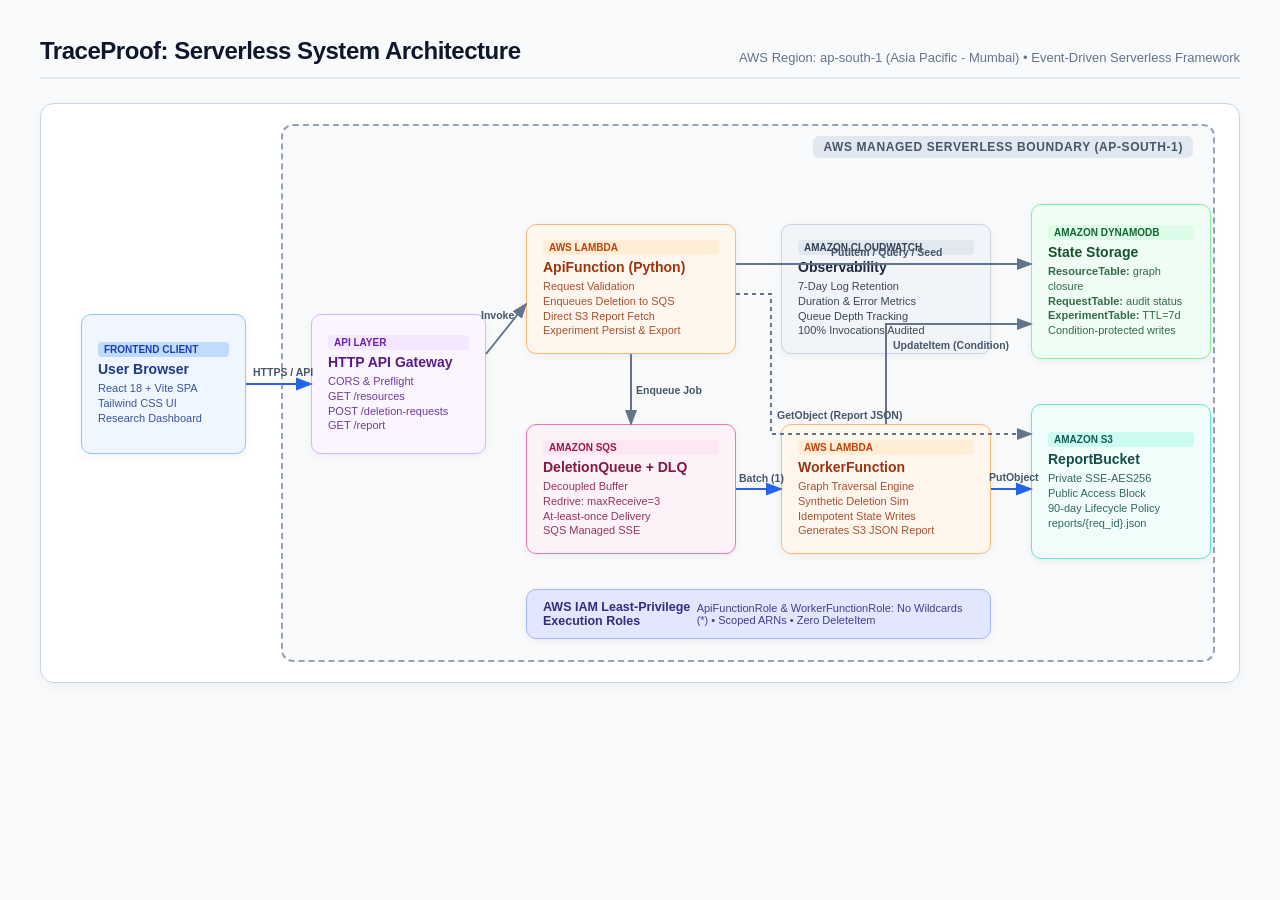
<file: report_assets/_temp_fig3_1_architecture.html>
<!DOCTYPE html>
<html>
<head>
<meta charset="utf-8">
<style>
  * { box-sizing: border-box; margin: 0; padding: 0; font-family: -apple-system, BlinkMacSystemFont, "Segoe UI", Roboto, Helvetica, Arial, sans-serif; }
  body { background: #f8fafc; padding: 36px 40px; display: flex; flex-direction: column; align-items: center; justify-content: center; width: 1280px; height: 720px; }
  .title-bar { width: 100%; max-width: 1200px; margin-bottom: 24px; display: flex; justify-content: space-between; align-items: flex-end; border-bottom: 2px solid #e2e8f0; padding-bottom: 12px; }
  .title-bar h1 { font-size: 24px; font-weight: 800; color: #0f172a; letter-spacing: -0.02em; }
  .title-bar span { font-size: 13px; color: #64748b; font-weight: 500; }
  .canvas { width: 100%; max-width: 1200px; height: 580px; background: #ffffff; border: 1.5px solid #cbd5e1; border-radius: 14px; position: relative; padding: 24px; box-shadow: 0 4px 16px -2px rgba(0,0,0,0.06); }
  
  .boundary-aws { position: absolute; left: 240px; top: 20px; right: 24px; bottom: 20px; border: 2px dashed #94a3b8; border-radius: 12px; background: #f8fafc; padding: 16px; }
  .boundary-label { position: absolute; top: 10px; right: 20px; font-size: 12px; font-weight: 700; color: #475569; text-transform: uppercase; letter-spacing: 0.05em; background: #e2e8f0; padding: 4px 10px; border-radius: 6px; }
  
  .box { position: absolute; border-radius: 10px; padding: 14px 16px; box-shadow: 0 2px 8px rgba(0,0,0,0.06); display: flex; flex-direction: column; justify-content: center; }
  .box .name { font-weight: 700; font-size: 14px; margin-bottom: 4px; display: flex; align-items: center; gap: 6px; }
  .box .sub { font-size: 11px; opacity: 0.85; line-height: 1.35; }
  
  .user-box { left: 40px; top: 210px; width: 165px; height: 140px; background: #eff6ff; border: 1.5px solid #93c5fd; color: #1e3a8a; }
  .apigw-box { left: 270px; top: 210px; width: 175px; height: 140px; background: #faf5ff; border: 1.5px solid #d8b4fe; color: #581c87; }
  .api-lambda-box { left: 485px; top: 120px; width: 210px; height: 130px; background: #fff7ed; border: 1.5px solid #fdba74; color: #9a3412; }
  .sqs-box { left: 485px; top: 320px; width: 210px; height: 130px; background: #fdf2f8; border: 1.5px solid #f472b6; color: #831843; }
  .worker-lambda-box { left: 740px; top: 320px; width: 210px; height: 130px; background: #fff7ed; border: 1.5px solid #fdba74; color: #9a3412; }
  .dynamo-box { left: 990px; top: 100px; width: 180px; height: 155px; background: #f0fdf4; border: 1.5px solid #86efac; color: #14532d; }
  .s3-box { left: 990px; top: 300px; width: 180px; height: 155px; background: #f0fdfa; border: 1.5px solid #5eead4; color: #134e4a; }
  .cw-box { left: 740px; top: 120px; width: 210px; height: 130px; background: #f1f5f9; border: 1.5px solid #cbd5e1; color: #1e293b; }
  .iam-box { left: 485px; top: 485px; width: 465px; height: 50px; background: #e0e7ff; border: 1.5px solid #a5b4fc; color: #312e81; flex-direction: row; align-items: center; justify-content: space-between; }
  
  .badge { display: inline-block; padding: 2px 6px; font-size: 10px; font-weight: 700; border-radius: 4px; text-transform: uppercase; margin-bottom: 4px; }
  
  svg.conn { position: absolute; left: 0; top: 0; width: 100%; height: 100%; pointer-events: none; }
  .arrow { stroke: #64748b; stroke-width: 2; fill: none; marker-end: url(#arrowhead); }
  .arrow-accent { stroke: #2563eb; stroke-width: 2.2; fill: none; marker-end: url(#arrowhead-blue); }
  .label-text { font-size: 10.5px; font-weight: 600; fill: #475569; }
</style>
</head>
<body>
  <div class="title-bar">
    <h1>TraceProof: Serverless System Architecture</h1>
    <span>AWS Region: ap-south-1 (Asia Pacific - Mumbai) • Event-Driven Serverless Framework</span>
  </div>
  <div class="canvas">
    <div class="boundary-aws">
      <div class="boundary-label">AWS Managed Serverless Boundary (ap-south-1)</div>
    </div>
    
    <div class="box user-box">
      <span class="badge" style="background:#bfdbfe;color:#1e40af;">Frontend Client</span>
      <div class="name">User Browser</div>
      <div class="sub">React 18 + Vite SPA<br>Tailwind CSS UI<br>Research Dashboard</div>
    </div>
    
    <div class="box apigw-box">
      <span class="badge" style="background:#f3e8ff;color:#6b21a8;">API Layer</span>
      <div class="name">HTTP API Gateway</div>
      <div class="sub">CORS &amp; Preflight<br>GET /resources<br>POST /deletion-requests<br>GET /report</div>
    </div>
    
    <div class="box api-lambda-box">
      <span class="badge" style="background:#ffedd5;color:#c2410c;">AWS Lambda</span>
      <div class="name">ApiFunction (Python)</div>
      <div class="sub">Request Validation<br>Enqueues Deletion to SQS<br>Direct S3 Report Fetch<br>Experiment Persist &amp; Export</div>
    </div>
    
    <div class="box sqs-box">
      <span class="badge" style="background:#fce7f3;color:#9d174d;">Amazon SQS</span>
      <div class="name">DeletionQueue + DLQ</div>
      <div class="sub">Decoupled Buffer<br>Redrive: maxReceive=3<br>At-least-once Delivery<br>SQS Managed SSE</div>
    </div>
    
    <div class="box worker-lambda-box">
      <span class="badge" style="background:#ffedd5;color:#c2410c;">AWS Lambda</span>
      <div class="name">WorkerFunction</div>
      <div class="sub">Graph Traversal Engine<br>Synthetic Deletion Sim<br>Idempotent State Writes<br>Generates S3 JSON Report</div>
    </div>
    
    <div class="box dynamo-box">
      <span class="badge" style="background:#dcfce7;color:#166534;">Amazon DynamoDB</span>
      <div class="name">State Storage</div>
      <div class="sub"><b>ResourceTable:</b> graph closure<br><b>RequestTable:</b> audit status<br><b>ExperimentTable:</b> TTL=7d<br>Condition-protected writes</div>
    </div>
    
    <div class="box s3-box">
      <span class="badge" style="background:#ccfbf1;color:#115e59;">Amazon S3</span>
      <div class="name">ReportBucket</div>
      <div class="sub">Private SSE-AES256<br>Public Access Block<br>90-day Lifecycle Policy<br>reports/{req_id}.json</div>
    </div>
    
    <div class="box cw-box">
      <span class="badge" style="background:#e2e8f0;color:#334155;">Amazon CloudWatch</span>
      <div class="name">Observability</div>
      <div class="sub">7-Day Log Retention<br>Duration &amp; Error Metrics<br>Queue Depth Tracking<br>100% Invocations Audited</div>
    </div>
    
    <div class="box iam-box">
      <div style="font-weight:700;font-size:12.5px;">AWS IAM Least-Privilege Execution Roles</div>
      <div style="font-size:11px;opacity:0.9;">ApiFunctionRole &amp; WorkerFunctionRole: No Wildcards (*) • Scoped ARNs • Zero DeleteItem</div>
    </div>
    
    <svg class="conn">
      <defs>
        <marker id="arrowhead" markerWidth="8" markerHeight="6" refX="7" refY="3" orient="auto">
          <polygon points="0 0, 8 3, 0 6" fill="#64748b" />
        </marker>
        <marker id="arrowhead-blue" markerWidth="8" markerHeight="6" refX="7" refY="3" orient="auto">
          <polygon points="0 0, 8 3, 0 6" fill="#2563eb" />
        </marker>
      </defs>
      
      <!-- User to APIGW -->
      <path d="M 205 280 L 270 280" class="arrow-accent" />
      <text x="212" y="272" class="label-text">HTTPS / API</text>
      
      <!-- APIGW to ApiLambda -->
      <path d="M 445 250 L 485 200" class="arrow" />
      <text x="440" y="215" class="label-text">Invoke</text>
      
      <!-- ApiLambda to SQS -->
      <path d="M 590 250 L 590 320" class="arrow" />
      <text x="595" y="290" class="label-text">Enqueue Job</text>
      
      <!-- ApiLambda to DynamoDB -->
      <path d="M 695 160 L 990 160" class="arrow" />
      <text x="790" y="152" class="label-text">PutItem / Query / Seed</text>
      
      <!-- SQS to Worker -->
      <path d="M 695 385 L 740 385" class="arrow-accent" />
      <text x="698" y="378" class="label-text">Batch (1)</text>
      
      <!-- Worker to DynamoDB -->
      <path d="M 845 320 L 845 220 L 990 220" class="arrow" />
      <text x="852" y="245" class="label-text">UpdateItem (Condition)</text>
      
      <!-- Worker to S3 -->
      <path d="M 950 385 L 990 385" class="arrow-accent" />
      <text x="948" y="377" class="label-text">PutObject</text>
      
      <!-- ApiLambda to S3 -->
      <path d="M 695 190 L 730 190 L 730 330 L 990 330" class="arrow" style="stroke-dasharray: 4,4;" />
      <text x="736" y="315" class="label-text">GetObject (Report JSON)</text>
    </svg>
  </div>
</body>
</html>
</file>
